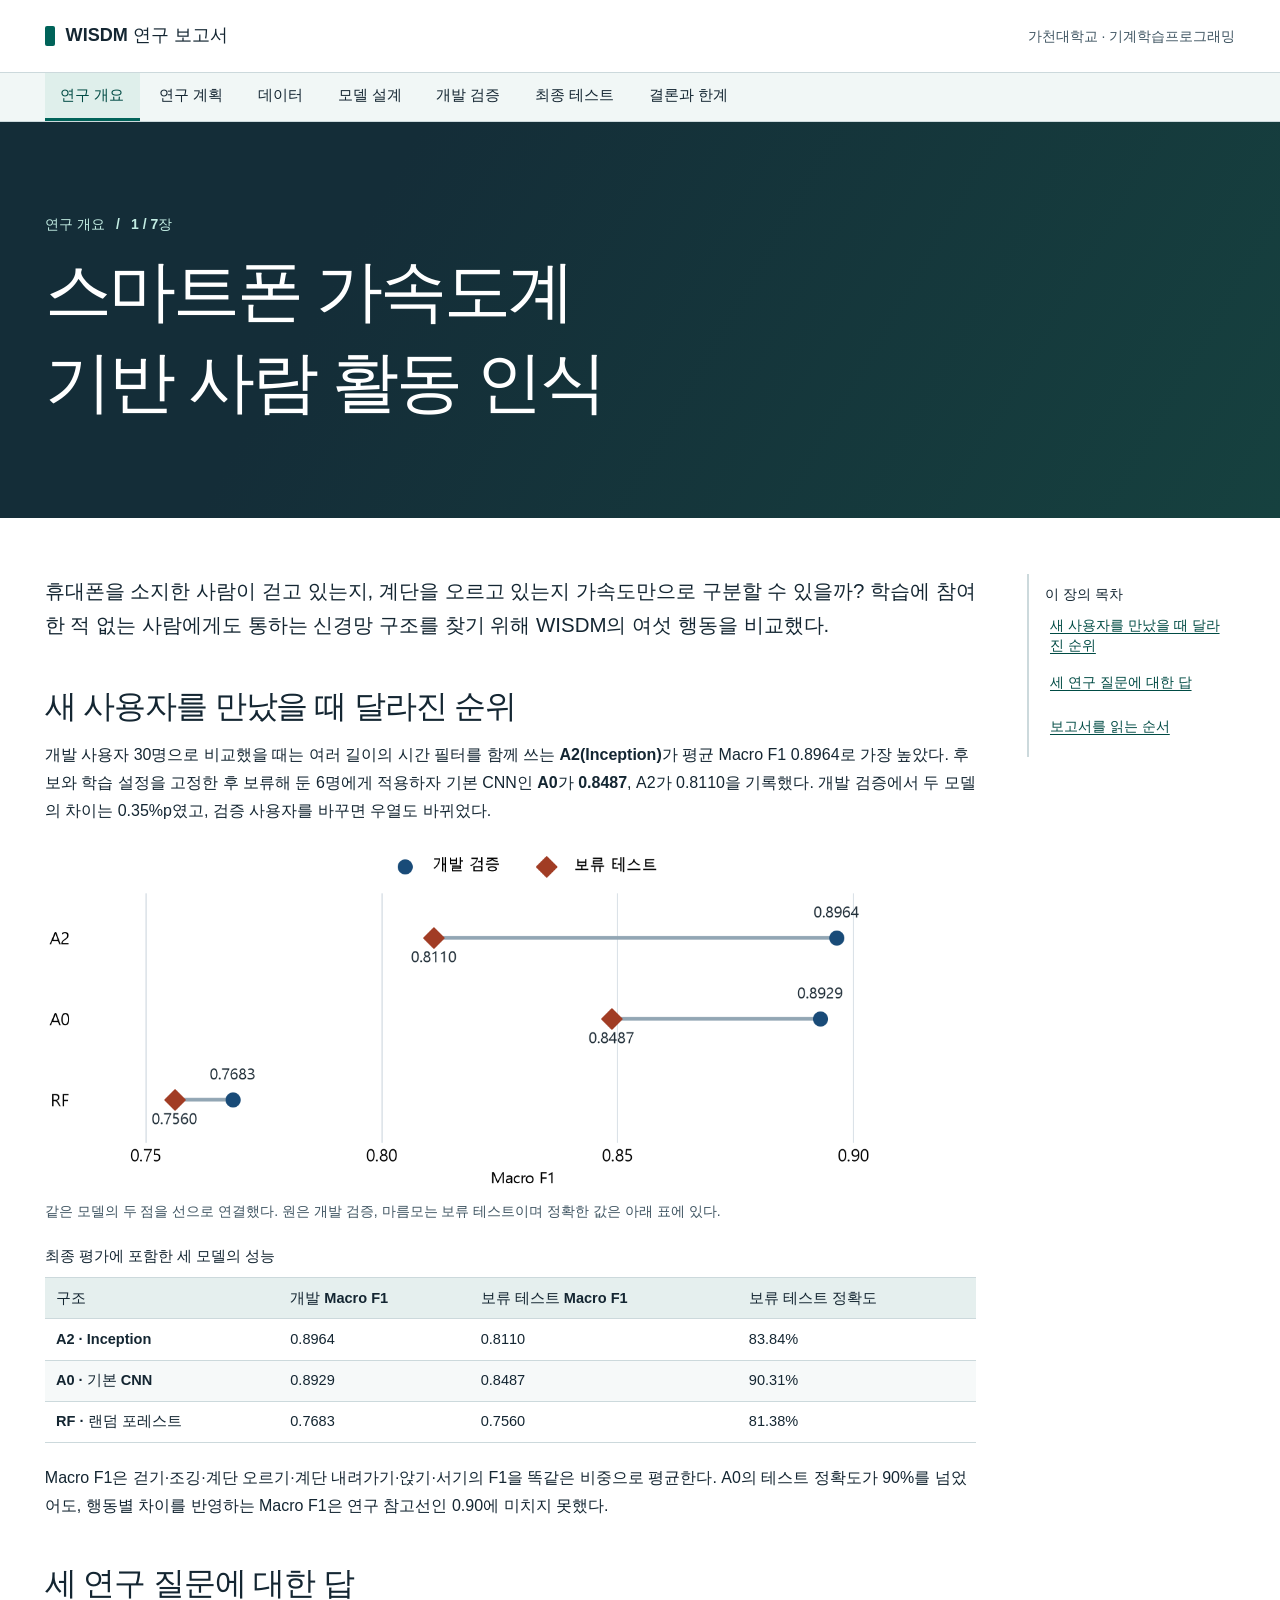
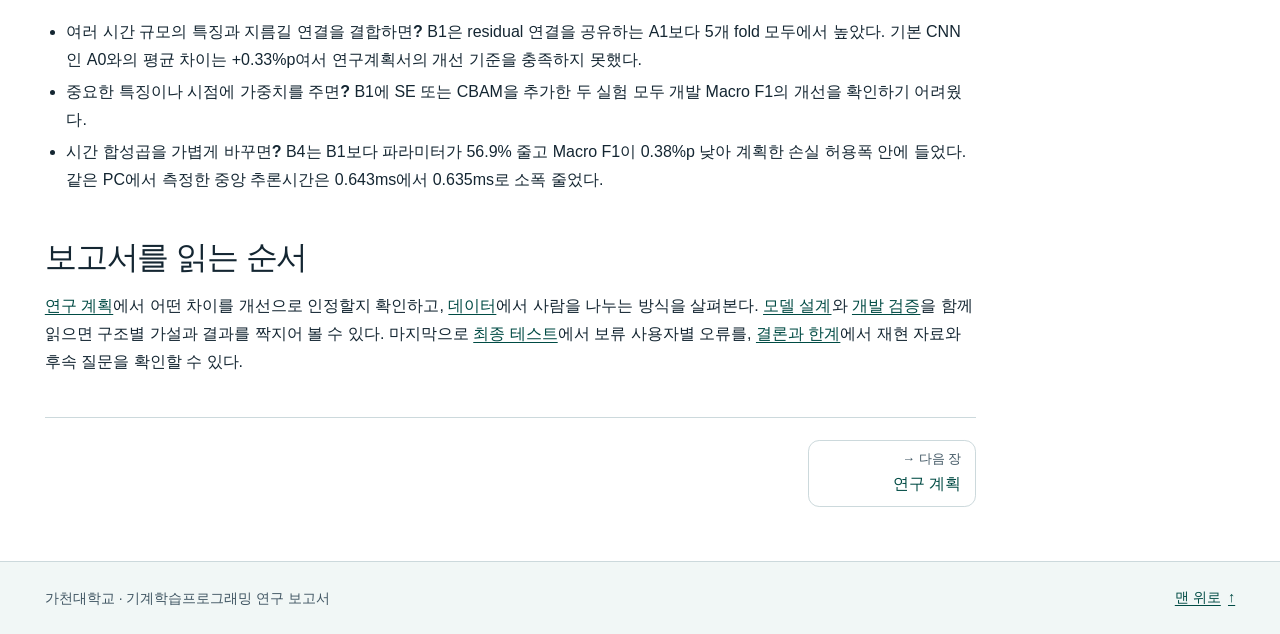
<file: 9week/html_report/index.html>
<!doctype html>
<html lang="ko">
<head>
  <meta charset="utf-8">
  <meta name="viewport" content="width=device-width, initial-scale=1">
  <meta name="description" content="가천대학교 기계학습프로그래밍 수업의 WISDM 1D CNN 사람 활동 인식 연구 보고서">
  <title>스마트폰 가속도계 기반 사람 활동 인식 | WISDM 연구 보고서</title>
  <link rel="stylesheet" href="style.css">
</head>
<body>
  <a class="skip-link" href="#report-content">본문 바로가기</a>
  <header class="masthead" id="top">
    <div class="masthead-inner frame">
      <a class="wordmark" href="index.html">WISDM 연구 보고서</a>
      <p class="course">가천대학교 · 기계학습프로그래밍</p>
    </div>
    <nav class="site-nav" aria-label="보고서 장">
      <ul class="frame"><li><a href="index.html" aria-current="page">연구 개요</a></li>
<li><a href="plan.html">연구 계획</a></li>
<li><a href="data.html">데이터</a></li>
<li><a href="models.html">모델 설계</a></li>
<li><a href="development.html">개발 검증</a></li>
<li><a href="test.html">최종 테스트</a></li>
<li><a href="review.html">결론과 한계</a></li></ul>
    </nav>
  </header>
  <main id="report-content" tabindex="-1">
    <div class="page-hero page-hero-home">
      <div class="frame">
        <p class="page-location">연구 개요 <span aria-hidden="true">/</span> <span>1 / 7장</span></p>
        <h1>스마트폰 가속도계 기반 사람 활동 인식</h1>
      </div>
    </div>
    <div class="reading-layout frame">
      <nav class="section-index" aria-label="이 장의 목차">
      <p class="section-index-title">이 장의 목차</p>
      <ul><li><a href="#findings">새 사용자를 만났을 때 달라진 순위</a></li>
<li><a href="#questions">세 연구 질문에 대한 답</a></li>
<li><a href="#reading">보고서를 읽는 순서</a></li></ul>
    </nav>
      <div class="report-body">
<p class="lede">휴대폰을 소지한 사람이 걷고 있는지, 계단을 오르고 있는지 가속도만으로 구분할 수 있을까? 학습에 참여한 적 없는 사람에게도 통하는 신경망 구조를 찾기 위해 WISDM의 여섯 행동을 비교했다.</p>

<h2 id="findings">새 사용자를 만났을 때 달라진 순위</h2>
<p>개발 사용자 30명으로 비교했을 때는 여러 길이의 시간 필터를 함께 쓰는 <strong>A2(Inception)</strong>가 평균 Macro F1 0.8964로 가장 높았다. 후보와 학습 설정을 고정한 후 보류해 둔 6명에게 적용하자 기본 CNN인 <strong>A0가 0.8487</strong>, A2가 0.8110을 기록했다. 개발 검증에서 두 모델의 차이는 0.35%p였고, 검증 사용자를 바꾸면 우열도 바뀌었다.</p>
<figure><img src="sources/reports/figures/html_development_holdout.png" alt="세 모델 모두 개발 검증보다 보류 테스트 점수가 낮았다. A2와 A0의 순위가 바뀌었고, RF는 두 평가 모두 세 번째였다."><figcaption>같은 모델의 두 점을 선으로 연결했다. 원은 개발 검증, 마름모는 보류 테스트이며 정확한 값은 아래 표에 있다.</figcaption></figure>
<div class="table-wrap" tabindex="0" role="region" aria-label="최종 평가에 포함한 세 모델의 성능"><table><caption>최종 평가에 포함한 세 모델의 성능</caption><thead><tr><th scope="col">구조</th><th scope="col">개발 Macro F1</th><th scope="col">보류 테스트 Macro F1</th><th scope="col">보류 테스트 정확도</th></tr></thead><tbody>
<tr><th scope="row">A2 · Inception</th><td>0.8964</td><td>0.8110</td><td>83.84%</td></tr>
<tr><th scope="row">A0 · 기본 CNN</th><td>0.8929</td><td>0.8487</td><td>90.31%</td></tr>
<tr><th scope="row">RF · 랜덤 포레스트</th><td>0.7683</td><td>0.7560</td><td>81.38%</td></tr>
</tbody></table></div>
<p>Macro F1은 걷기·조깅·계단 오르기·계단 내려가기·앉기·서기의 F1을 똑같은 비중으로 평균한다. A0의 테스트 정확도가 90%를 넘었어도, 행동별 차이를 반영하는 Macro F1은 연구 참고선인 0.90에 미치지 못했다.</p>

<h2 id="questions">세 연구 질문에 대한 답</h2>
<ul>
<li><strong>여러 시간 규모의 특징과 지름길 연결을 결합하면?</strong> B1은 residual 연결을 공유하는 A1보다 5개 fold 모두에서 높았다. 기본 CNN인 A0와의 평균 차이는 +0.33%p여서 연구계획서의 개선 기준을 충족하지 못했다.</li>
<li><strong>중요한 특징이나 시점에 가중치를 주면?</strong> B1에 SE 또는 CBAM을 추가한 두 실험 모두 개발 Macro F1의 개선을 확인하기 어려웠다.</li>
<li><strong>시간 합성곱을 가볍게 바꾸면?</strong> B4는 B1보다 파라미터가 56.9% 줄고 Macro F1이 0.38%p 낮아 계획한 손실 허용폭 안에 들었다. 같은 PC에서 측정한 중앙 추론시간은 0.643ms에서 0.635ms로 소폭 줄었다.</li>
</ul>
<h2 id="reading">보고서를 읽는 순서</h2>
<p><a href="plan.html">연구 계획</a>에서 어떤 차이를 개선으로 인정할지 확인하고, <a href="data.html">데이터</a>에서 사람을 나누는 방식을 살펴본다. <a href="models.html">모델 설계</a>와 <a href="development.html">개발 검증</a>을 함께 읽으면 구조별 가설과 결과를 짝지어 볼 수 있다. 마지막으로 <a href="test.html">최종 테스트</a>에서 보류 사용자별 오류를, <a href="review.html">결론과 한계</a>에서 재현 자료와 후속 질문을 확인할 수 있다.</p>
        <nav class="page-turns" aria-label="이전 및 다음 장"><a href="plan.html" class="page-turn" rel="next"><span class="page-turn-label"><span aria-hidden="true">→</span> 다음 장</span><strong>연구 계획</strong></a></nav>
      </div>
    </div>
  </main>
  <footer class="report-footer">
    <div class="frame footer-inner">
      <p>가천대학교 · 기계학습프로그래밍 연구 보고서</p>
      <a href="#top">맨 위로 <span aria-hidden="true">↑</span></a>
    </div>
  </footer>
</body>
</html>
</file>
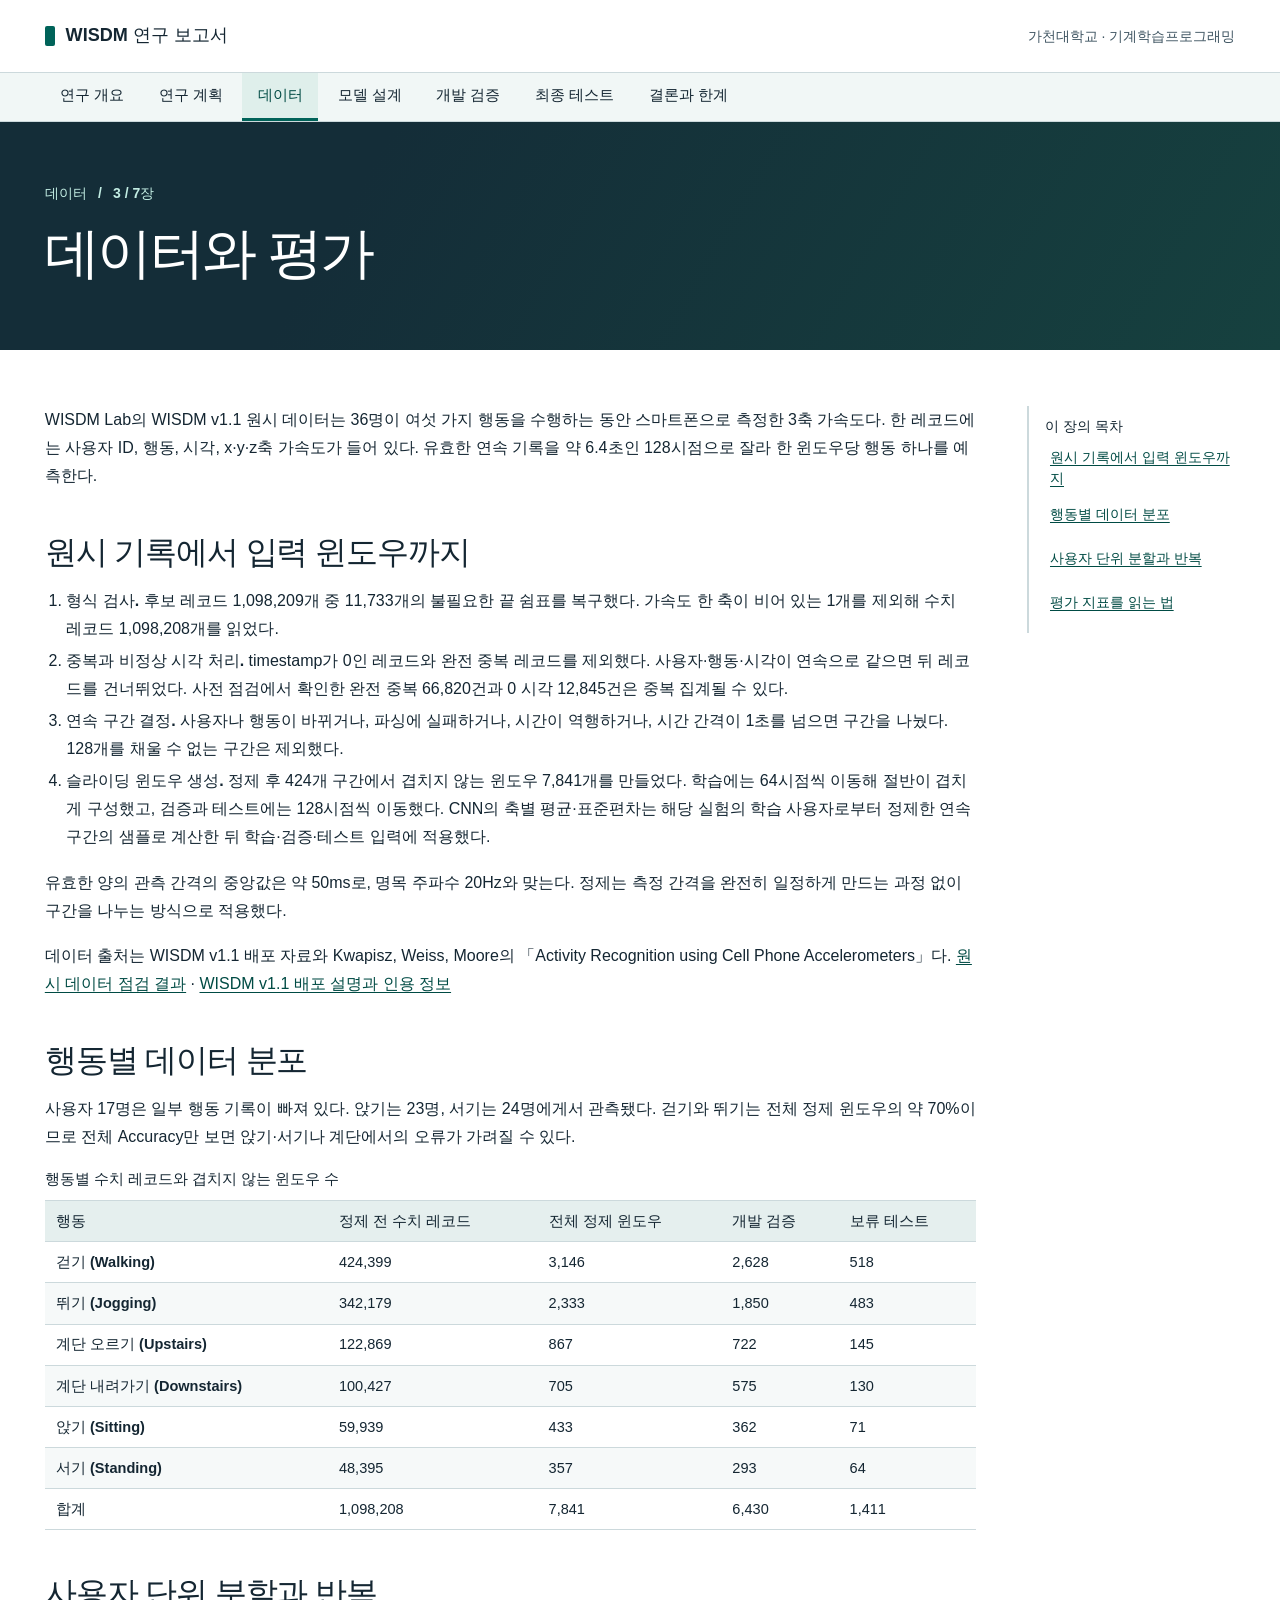
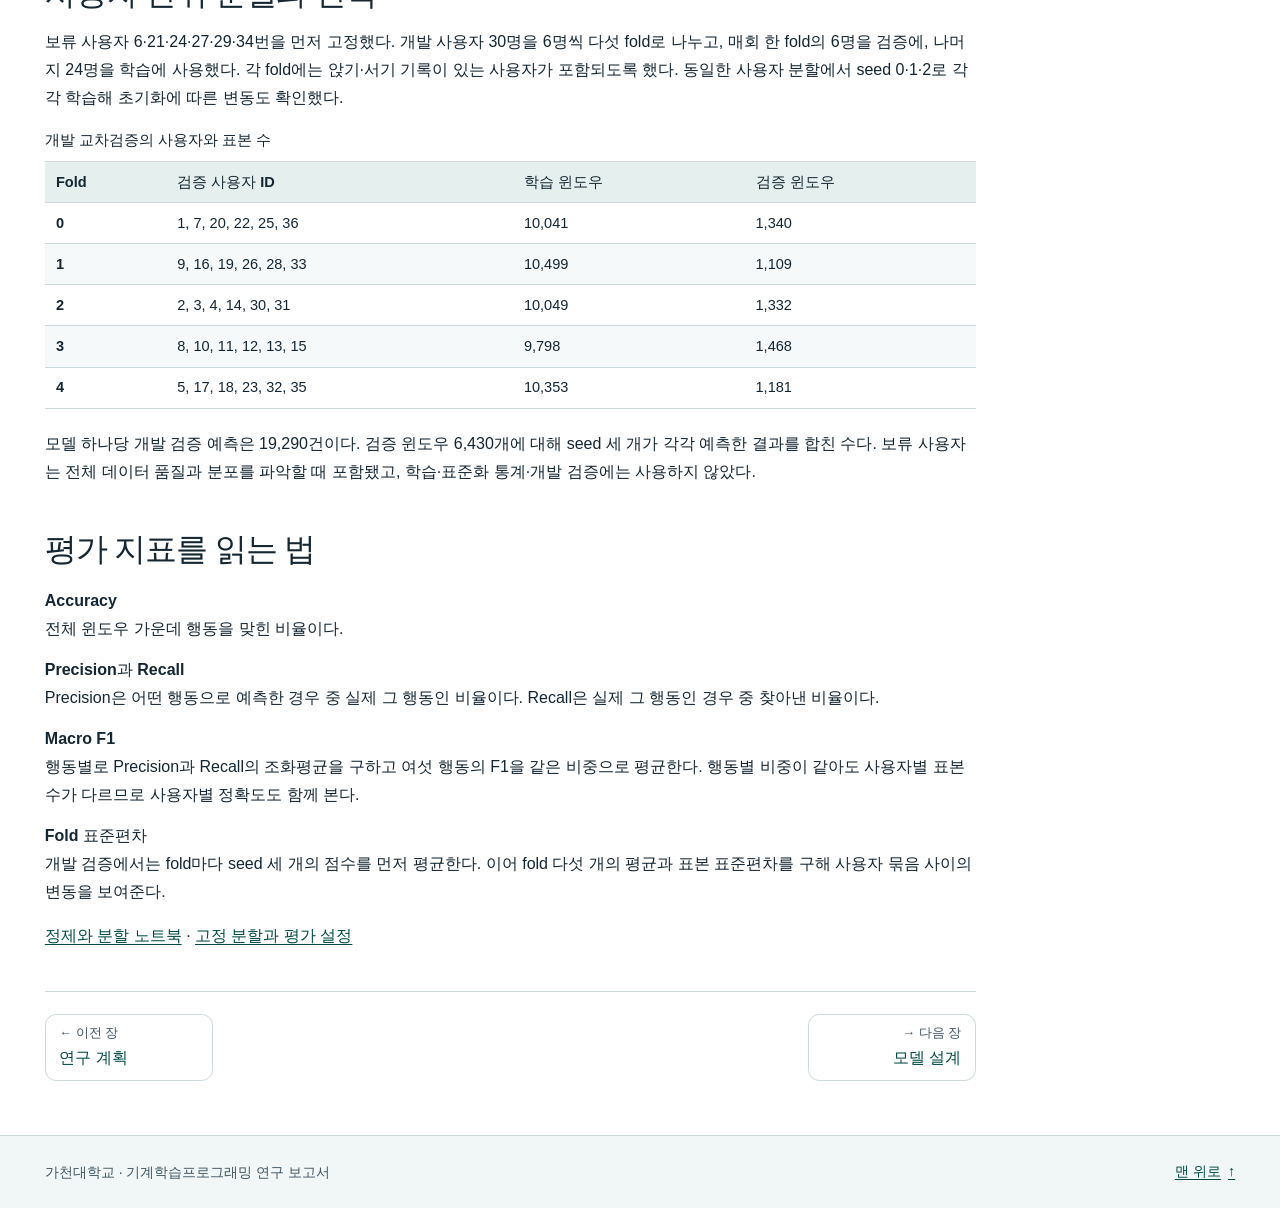
<file: 9week/html_report/data.html>
<!doctype html>
<html lang="ko">
<head>
  <meta charset="utf-8">
  <meta name="viewport" content="width=device-width, initial-scale=1">
  <meta name="description" content="가천대학교 기계학습프로그래밍 수업의 WISDM 1D CNN 사람 활동 인식 연구 보고서">
  <title>데이터와 평가 | WISDM 연구 보고서</title>
  <link rel="stylesheet" href="style.css">
</head>
<body>
  <a class="skip-link" href="#report-content">본문 바로가기</a>
  <header class="masthead" id="top">
    <div class="masthead-inner frame">
      <a class="wordmark" href="index.html">WISDM 연구 보고서</a>
      <p class="course">가천대학교 · 기계학습프로그래밍</p>
    </div>
    <nav class="site-nav" aria-label="보고서 장">
      <ul class="frame"><li><a href="index.html">연구 개요</a></li>
<li><a href="plan.html">연구 계획</a></li>
<li><a href="data.html" aria-current="page">데이터</a></li>
<li><a href="models.html">모델 설계</a></li>
<li><a href="development.html">개발 검증</a></li>
<li><a href="test.html">최종 테스트</a></li>
<li><a href="review.html">결론과 한계</a></li></ul>
    </nav>
  </header>
  <main id="report-content" tabindex="-1">
    <div class="page-hero">
      <div class="frame">
        <p class="page-location">데이터 <span aria-hidden="true">/</span> <span>3 / 7장</span></p>
        <h1>데이터와 평가</h1>
      </div>
    </div>
    <div class="reading-layout frame">
      <nav class="section-index" aria-label="이 장의 목차">
      <p class="section-index-title">이 장의 목차</p>
      <ul><li><a href="#cleaning">원시 기록에서 입력 윈도우까지</a></li>
<li><a href="#distribution">행동별 데이터 분포</a></li>
<li><a href="#split">사용자 단위 분할과 반복</a></li>
<li><a href="#metrics">평가 지표를 읽는 법</a></li></ul>
    </nav>
      <div class="report-body">
<p>WISDM Lab의 WISDM v1.1 원시 데이터는 36명이 여섯 가지 행동을 수행하는 동안 스마트폰으로 측정한 3축 가속도다. 한 레코드에는 사용자 ID, 행동, 시각, x·y·z축 가속도가 들어 있다. 유효한 연속 기록을 약 6.4초인 128시점으로 잘라 한 윈도우당 행동 하나를 예측한다.</p>

<section aria-labelledby="cleaning">
  <h2 id="cleaning">원시 기록에서 입력 윈도우까지</h2>
  <ol>
    <li><strong>형식 검사.</strong> 후보 레코드 1,098,209개 중 11,733개의 불필요한 끝 쉼표를 복구했다. 가속도 한 축이 비어 있는 1개를 제외해 수치 레코드 1,098,208개를 읽었다.</li>
    <li><strong>중복과 비정상 시각 처리.</strong> timestamp가 0인 레코드와 완전 중복 레코드를 제외했다. 사용자·행동·시각이 연속으로 같으면 뒤 레코드를 건너뛰었다. 사전 점검에서 확인한 완전 중복 66,820건과 0 시각 12,845건은 중복 집계될 수 있다.</li>
    <li><strong>연속 구간 결정.</strong> 사용자나 행동이 바뀌거나, 파싱에 실패하거나, 시간이 역행하거나, 시간 간격이 1초를 넘으면 구간을 나눴다. 128개를 채울 수 없는 구간은 제외했다.</li>
    <li><strong>슬라이딩 윈도우 생성.</strong> 정제 후 424개 구간에서 겹치지 않는 윈도우 7,841개를 만들었다. 학습에는 64시점씩 이동해 절반이 겹치게 구성했고, 검증과 테스트에는 128시점씩 이동했다. CNN의 축별 평균·표준편차는 해당 실험의 학습 사용자로부터 정제한 연속 구간의 샘플로 계산한 뒤 학습·검증·테스트 입력에 적용했다.</li>
  </ol>
  <p>유효한 양의 관측 간격의 중앙값은 약 50ms로, 명목 주파수 20Hz와 맞는다. 정제는 측정 간격을 완전히 일정하게 만드는 과정 없이 구간을 나누는 방식으로 적용했다.</p>
  <p>데이터 출처는 WISDM v1.1 배포 자료와 Kwapisz, Weiss, Moore의 「Activity Recognition using Cell Phone Accelerometers」다. <a href="sources/artifacts/data_audit.json">원시 데이터 점검 결과</a> · <a href="sources/artifacts/source_descriptions.json">WISDM v1.1 배포 설명과 인용 정보</a></p>
</section>

<section aria-labelledby="distribution">
  <h2 id="distribution">행동별 데이터 분포</h2>
  <p>사용자 17명은 일부 행동 기록이 빠져 있다. 앉기는 23명, 서기는 24명에게서 관측됐다. 걷기와 뛰기는 전체 정제 윈도우의 약 70%이므로 전체 Accuracy만 보면 앉기·서기나 계단에서의 오류가 가려질 수 있다.</p>
  <div class="table-wrap" tabindex="0" role="region" aria-label="행동별 수치 레코드와 겹치지 않는 윈도우 수">
    <table>
      <caption>행동별 수치 레코드와 겹치지 않는 윈도우 수</caption>
      <thead><tr><th scope="col">행동</th><th scope="col">정제 전 수치 레코드</th><th scope="col">전체 정제 윈도우</th><th scope="col">개발 검증</th><th scope="col">보류 테스트</th></tr></thead>
      <tbody>
        <tr><th scope="row">걷기 (Walking)</th><td>424,399</td><td>3,146</td><td>2,628</td><td>518</td></tr>
        <tr><th scope="row">뛰기 (Jogging)</th><td>342,179</td><td>2,333</td><td>1,850</td><td>483</td></tr>
        <tr><th scope="row">계단 오르기 (Upstairs)</th><td>122,869</td><td>867</td><td>722</td><td>145</td></tr>
        <tr><th scope="row">계단 내려가기 (Downstairs)</th><td>100,427</td><td>705</td><td>575</td><td>130</td></tr>
        <tr><th scope="row">앉기 (Sitting)</th><td>59,939</td><td>433</td><td>362</td><td>71</td></tr>
        <tr><th scope="row">서기 (Standing)</th><td>48,395</td><td>357</td><td>293</td><td>64</td></tr>
      </tbody>
      <tfoot><tr><th scope="row">합계</th><td>1,098,208</td><td>7,841</td><td>6,430</td><td>1,411</td></tr></tfoot>
    </table>
  </div>
</section>

<section aria-labelledby="split">
  <h2 id="split">사용자 단위 분할과 반복</h2>
  <p>보류 사용자 6·21·24·27·29·34번을 먼저 고정했다. 개발 사용자 30명을 6명씩 다섯 fold로 나누고, 매회 한 fold의 6명을 검증에, 나머지 24명을 학습에 사용했다. 각 fold에는 앉기·서기 기록이 있는 사용자가 포함되도록 했다. 동일한 사용자 분할에서 seed 0·1·2로 각각 학습해 초기화에 따른 변동도 확인했다.</p>
  <div class="table-wrap" tabindex="0" role="region" aria-label="개발 교차검증의 사용자와 표본 수">
    <table>
      <caption>개발 교차검증의 사용자와 표본 수</caption>
      <thead><tr><th scope="col">Fold</th><th scope="col">검증 사용자 ID</th><th scope="col">학습 윈도우</th><th scope="col">검증 윈도우</th></tr></thead>
      <tbody>
        <tr><th scope="row">0</th><td>1, 7, 20, 22, 25, 36</td><td>10,041</td><td>1,340</td></tr>
        <tr><th scope="row">1</th><td>9, 16, 19, 26, 28, 33</td><td>10,499</td><td>1,109</td></tr>
        <tr><th scope="row">2</th><td>2, 3, 4, 14, 30, 31</td><td>10,049</td><td>1,332</td></tr>
        <tr><th scope="row">3</th><td>8, 10, 11, 12, 13, 15</td><td>9,798</td><td>1,468</td></tr>
        <tr><th scope="row">4</th><td>5, 17, 18, 23, 32, 35</td><td>10,353</td><td>1,181</td></tr>
      </tbody>
    </table>
  </div>
  <p>모델 하나당 개발 검증 예측은 19,290건이다. 검증 윈도우 6,430개에 대해 seed 세 개가 각각 예측한 결과를 합친 수다. 보류 사용자는 전체 데이터 품질과 분포를 파악할 때 포함됐고, 학습·표준화 통계·개발 검증에는 사용하지 않았다.</p>
</section>

<section aria-labelledby="metrics">
  <h2 id="metrics">평가 지표를 읽는 법</h2>
  <dl>
    <dt>Accuracy</dt><dd>전체 윈도우 가운데 행동을 맞힌 비율이다.</dd>
    <dt>Precision과 Recall</dt><dd>Precision은 어떤 행동으로 예측한 경우 중 실제 그 행동인 비율이다. Recall은 실제 그 행동인 경우 중 찾아낸 비율이다.</dd>
    <dt>Macro F1</dt><dd>행동별로 Precision과 Recall의 조화평균을 구하고 여섯 행동의 F1을 같은 비중으로 평균한다. 행동별 비중이 같아도 사용자별 표본 수가 다르므로 사용자별 정확도도 함께 본다.</dd>
    <dt>Fold 표준편차</dt><dd>개발 검증에서는 fold마다 seed 세 개의 점수를 먼저 평균한다. 이어 fold 다섯 개의 평균과 표본 표준편차를 구해 사용자 묶음 사이의 변동을 보여준다.</dd>
  </dl>
  <p><a href="sources/02_%EC%A0%95%EC%A0%9C_%EB%B6%84%ED%95%A0_A0_%ED%9D%90%EB%A6%84%ED%99%95%EC%9D%B8.ipynb">정제와 분할 노트북</a> · <a href="sources/final/selection.json">고정 분할과 평가 설정</a></p>
</section>
        <nav class="page-turns" aria-label="이전 및 다음 장"><a href="plan.html" class="page-turn" rel="prev"><span class="page-turn-label"><span aria-hidden="true">←</span> 이전 장</span><strong>연구 계획</strong></a><a href="models.html" class="page-turn" rel="next"><span class="page-turn-label"><span aria-hidden="true">→</span> 다음 장</span><strong>모델 설계</strong></a></nav>
      </div>
    </div>
  </main>
  <footer class="report-footer">
    <div class="frame footer-inner">
      <p>가천대학교 · 기계학습프로그래밍 연구 보고서</p>
      <a href="#top">맨 위로 <span aria-hidden="true">↑</span></a>
    </div>
  </footer>
</body>
</html>
</file>
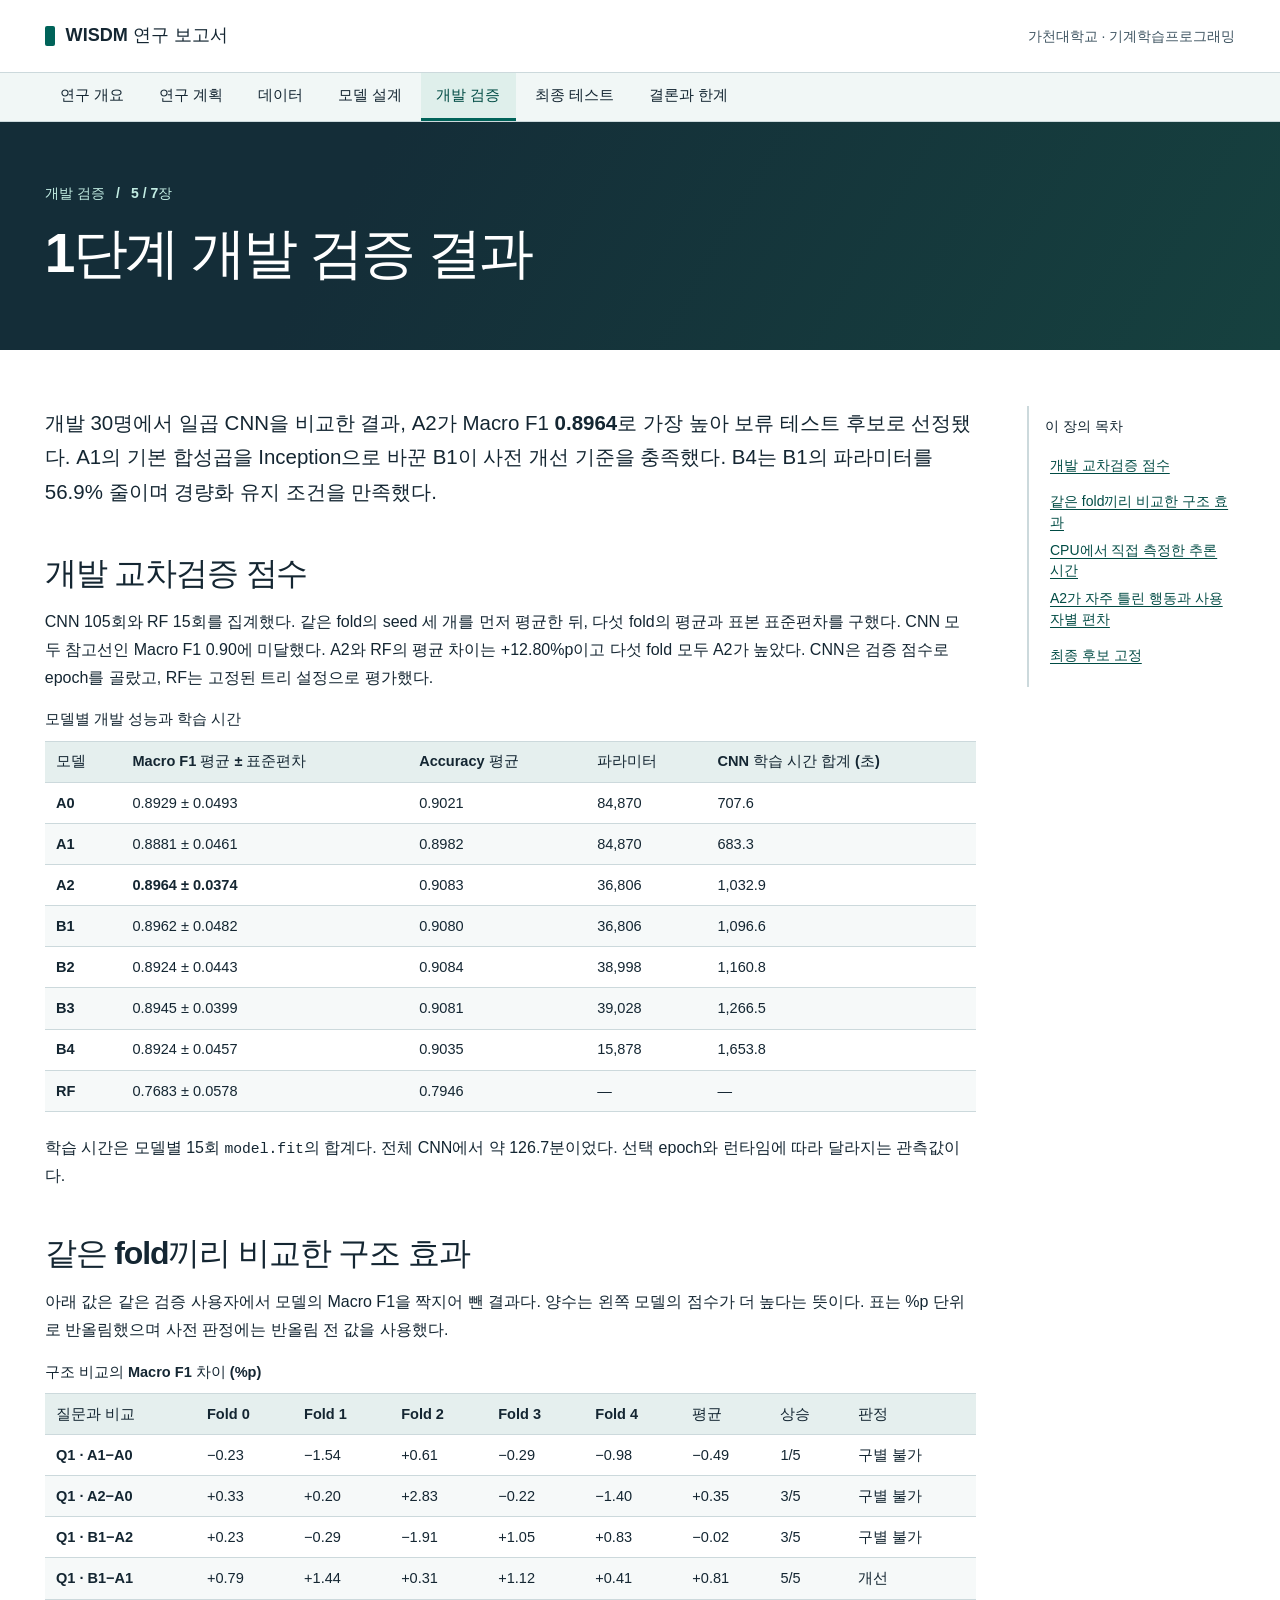
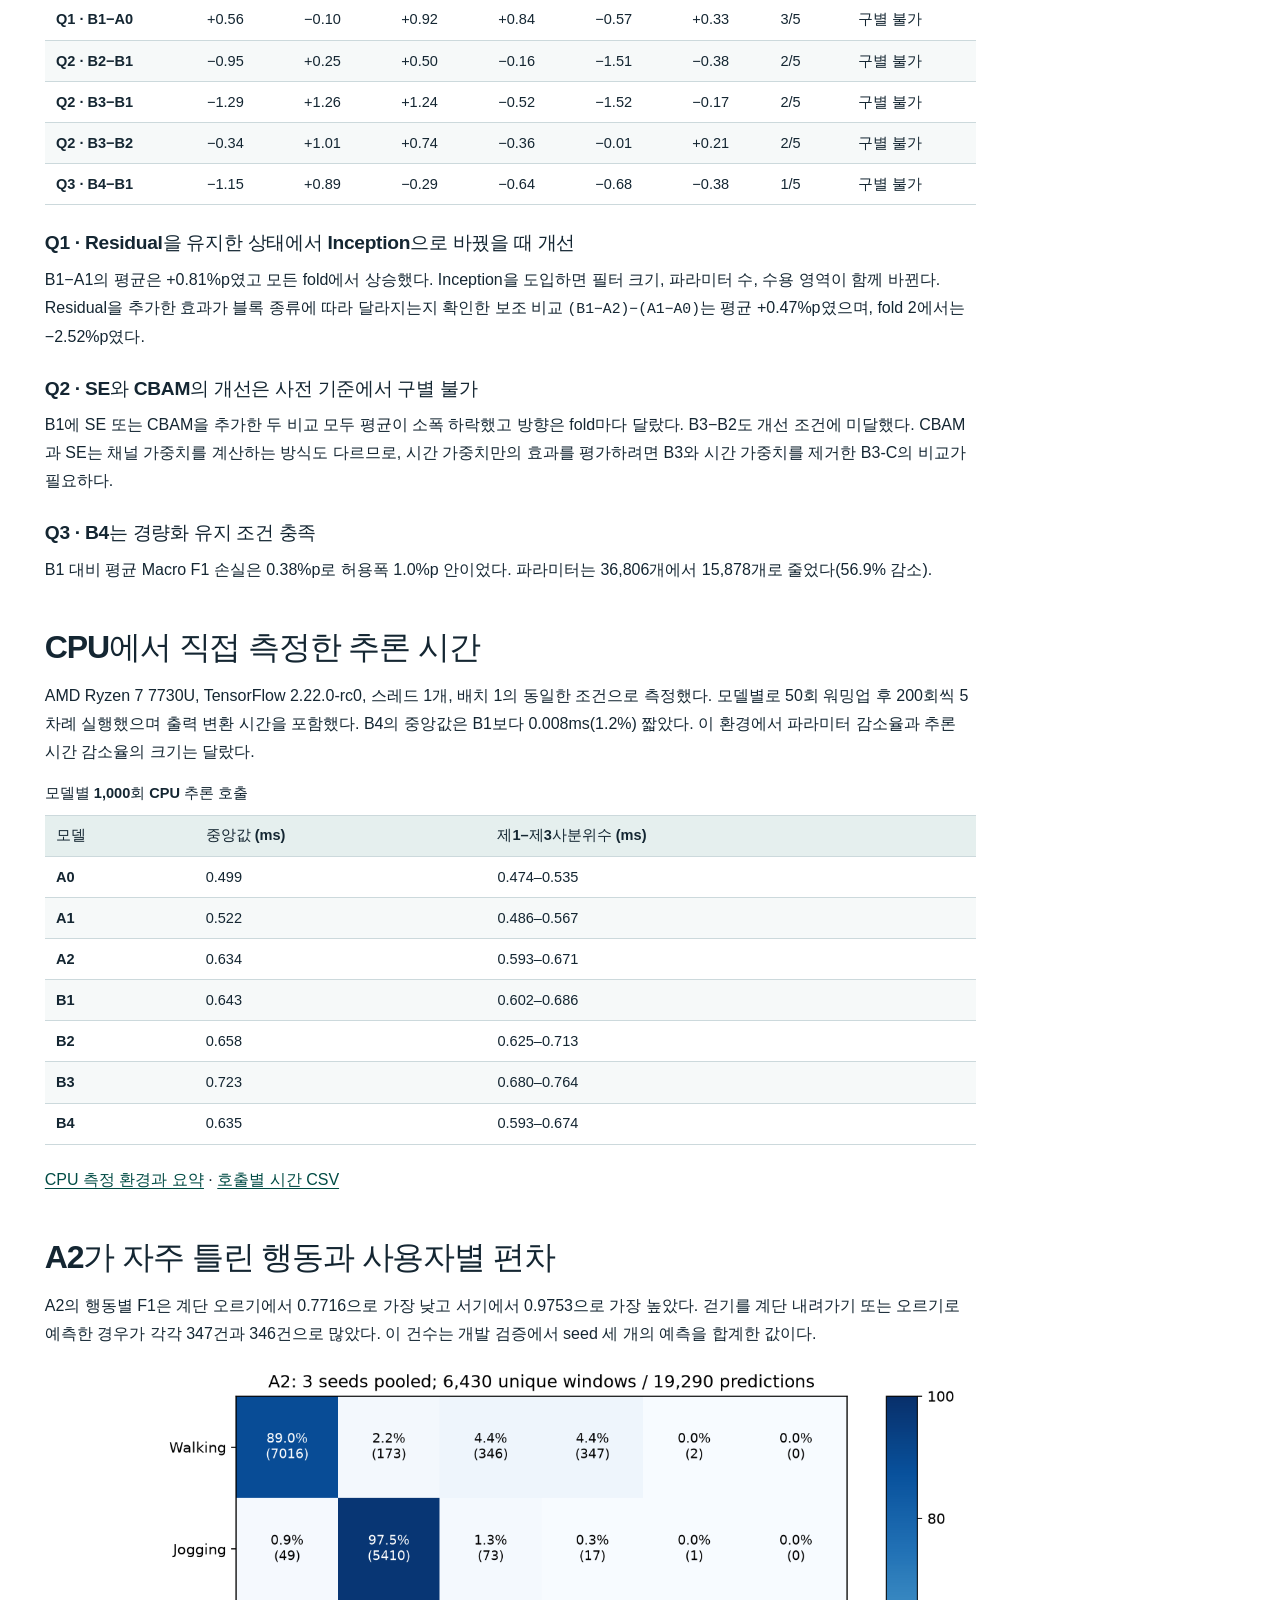
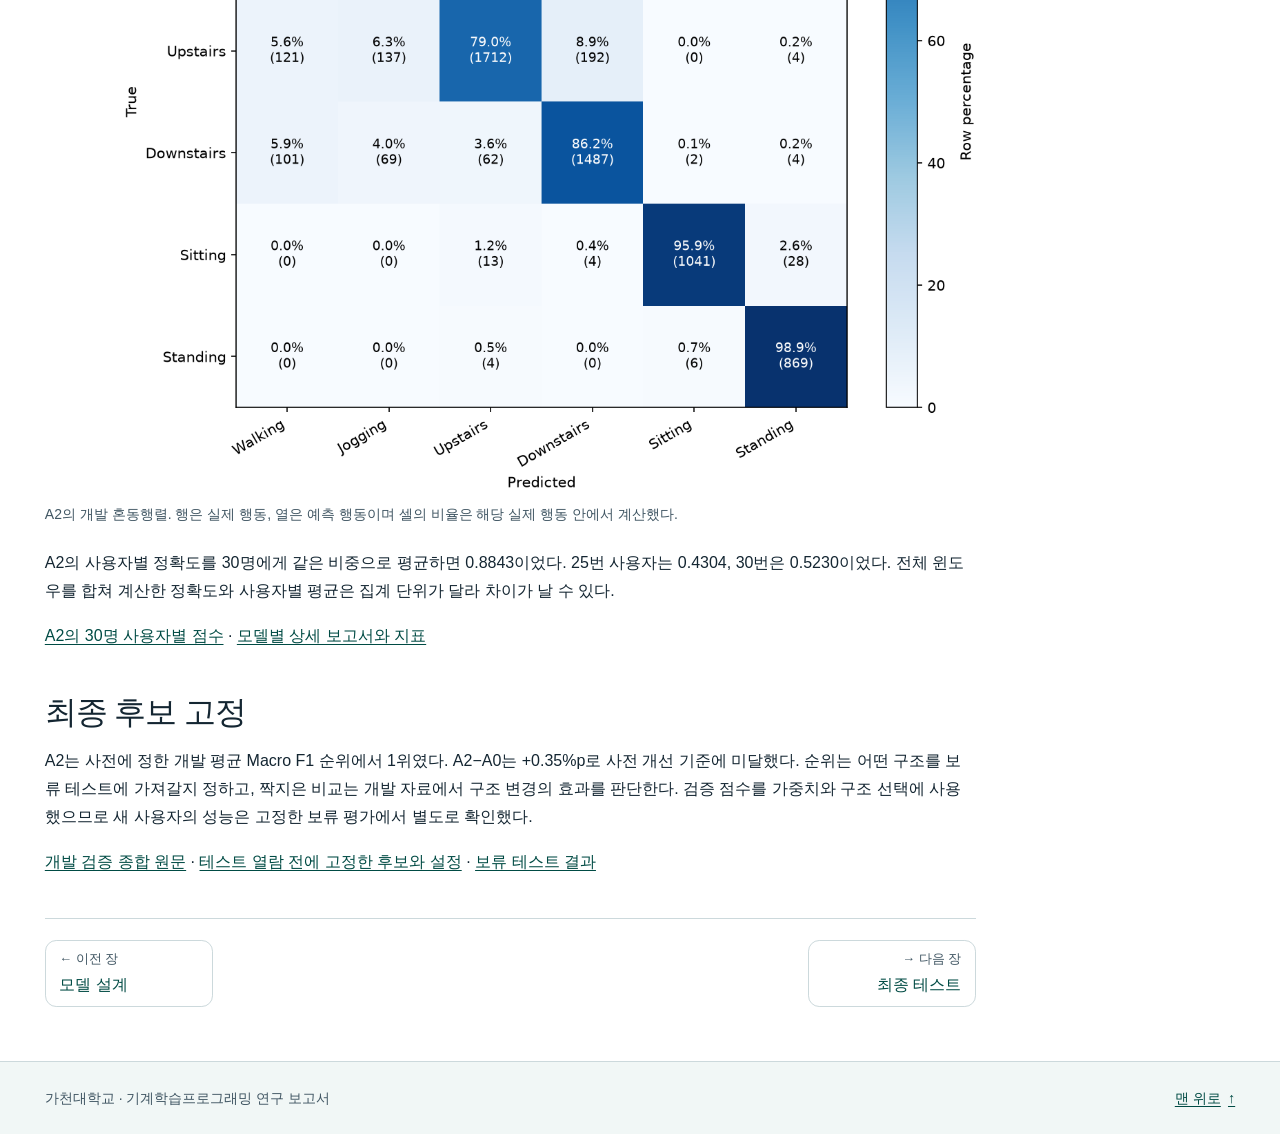
<file: 9week/html_report/development.html>
<!doctype html>
<html lang="ko">
<head>
  <meta charset="utf-8">
  <meta name="viewport" content="width=device-width, initial-scale=1">
  <meta name="description" content="가천대학교 기계학습프로그래밍 수업의 WISDM 1D CNN 사람 활동 인식 연구 보고서">
  <title>1단계 개발 검증 결과 | WISDM 연구 보고서</title>
  <link rel="stylesheet" href="style.css">
</head>
<body>
  <a class="skip-link" href="#report-content">본문 바로가기</a>
  <header class="masthead" id="top">
    <div class="masthead-inner frame">
      <a class="wordmark" href="index.html">WISDM 연구 보고서</a>
      <p class="course">가천대학교 · 기계학습프로그래밍</p>
    </div>
    <nav class="site-nav" aria-label="보고서 장">
      <ul class="frame"><li><a href="index.html">연구 개요</a></li>
<li><a href="plan.html">연구 계획</a></li>
<li><a href="data.html">데이터</a></li>
<li><a href="models.html">모델 설계</a></li>
<li><a href="development.html" aria-current="page">개발 검증</a></li>
<li><a href="test.html">최종 테스트</a></li>
<li><a href="review.html">결론과 한계</a></li></ul>
    </nav>
  </header>
  <main id="report-content" tabindex="-1">
    <div class="page-hero">
      <div class="frame">
        <p class="page-location">개발 검증 <span aria-hidden="true">/</span> <span>5 / 7장</span></p>
        <h1>1단계 개발 검증 결과</h1>
      </div>
    </div>
    <div class="reading-layout frame">
      <nav class="section-index" aria-label="이 장의 목차">
      <p class="section-index-title">이 장의 목차</p>
      <ul><li><a href="#dev-scores">개발 교차검증 점수</a></li>
<li><a href="#paired">같은 fold끼리 비교한 구조 효과</a></li>
<li><a href="#efficiency">CPU에서 직접 측정한 추론 시간</a></li>
<li><a href="#errors">A2가 자주 틀린 행동과 사용자별 편차</a></li>
<li><a href="#frozen-selection">최종 후보 고정</a></li></ul>
    </nav>
      <div class="report-body">
<p class="lede">개발 30명에서 일곱 CNN을 비교한 결과, A2가 Macro F1 <strong>0.8964</strong>로 가장 높아 보류 테스트 후보로 선정됐다. A1의 기본 합성곱을 Inception으로 바꾼 B1이 사전 개선 기준을 충족했다. B4는 B1의 파라미터를 56.9% 줄이며 경량화 유지 조건을 만족했다.</p>

<section aria-labelledby="dev-scores">
  <h2 id="dev-scores">개발 교차검증 점수</h2>
  <p>CNN 105회와 RF 15회를 집계했다. 같은 fold의 seed 세 개를 먼저 평균한 뒤, 다섯 fold의 평균과 표본 표준편차를 구했다. CNN 모두 참고선인 Macro F1 0.90에 미달했다. A2와 RF의 평균 차이는 +12.80%p이고 다섯 fold 모두 A2가 높았다. CNN은 검증 점수로 epoch를 골랐고, RF는 고정된 트리 설정으로 평가했다.</p>
  <div class="table-wrap" tabindex="0" role="region" aria-label="모델별 개발 성능과 학습 시간">
    <table>
      <caption>모델별 개발 성능과 학습 시간</caption>
      <thead><tr><th scope="col">모델</th><th scope="col">Macro F1 평균 ± 표준편차</th><th scope="col">Accuracy 평균</th><th scope="col">파라미터</th><th scope="col">CNN 학습 시간 합계 (초)</th></tr></thead>
      <tbody>
        <tr><th scope="row">A0</th><td>0.8929 ± 0.0493</td><td>0.9021</td><td>84,870</td><td>707.6</td></tr>
        <tr><th scope="row">A1</th><td>0.8881 ± 0.0461</td><td>0.8982</td><td>84,870</td><td>683.3</td></tr>
        <tr><th scope="row">A2</th><td><strong>0.8964 ± 0.0374</strong></td><td>0.9083</td><td>36,806</td><td>1,032.9</td></tr>
        <tr><th scope="row">B1</th><td>0.8962 ± 0.0482</td><td>0.9080</td><td>36,806</td><td>1,096.6</td></tr>
        <tr><th scope="row">B2</th><td>0.8924 ± 0.0443</td><td>0.9084</td><td>38,998</td><td>1,160.8</td></tr>
        <tr><th scope="row">B3</th><td>0.8945 ± 0.0399</td><td>0.9081</td><td>39,028</td><td>1,266.5</td></tr>
        <tr><th scope="row">B4</th><td>0.8924 ± 0.0457</td><td>0.9035</td><td>15,878</td><td>1,653.8</td></tr>
        <tr><th scope="row">RF</th><td>0.7683 ± 0.0578</td><td>0.7946</td><td>—</td><td>—</td></tr>
      </tbody>
    </table>
  </div>
  <p>학습 시간은 모델별 15회 <code>model.fit</code>의 합계다. 전체 CNN에서 약 126.7분이었다. 선택 epoch와 런타임에 따라 달라지는 관측값이다.</p>
</section>

<section aria-labelledby="paired">
  <h2 id="paired">같은 fold끼리 비교한 구조 효과</h2>
  <p>아래 값은 같은 검증 사용자에서 모델의 Macro F1을 짝지어 뺀 결과다. 양수는 왼쪽 모델의 점수가 더 높다는 뜻이다. 표는 %p 단위로 반올림했으며 사전 판정에는 반올림 전 값을 사용했다.</p>
  <div class="table-wrap" tabindex="0" role="region" aria-label="구조 비교의 Macro F1 차이 (%p)">
    <table>
      <caption>구조 비교의 Macro F1 차이 (%p)</caption>
      <thead><tr><th scope="col">질문과 비교</th><th scope="col">Fold 0</th><th scope="col">Fold 1</th><th scope="col">Fold 2</th><th scope="col">Fold 3</th><th scope="col">Fold 4</th><th scope="col">평균</th><th scope="col">상승</th><th scope="col">판정</th></tr></thead>
      <tbody>
        <tr><th scope="row">Q1 · A1−A0</th><td>−0.23</td><td>−1.54</td><td>+0.61</td><td>−0.29</td><td>−0.98</td><td>−0.49</td><td>1/5</td><td>구별 불가</td></tr>
        <tr><th scope="row">Q1 · A2−A0</th><td>+0.33</td><td>+0.20</td><td>+2.83</td><td>−0.22</td><td>−1.40</td><td>+0.35</td><td>3/5</td><td>구별 불가</td></tr>
        <tr><th scope="row">Q1 · B1−A2</th><td>+0.23</td><td>−0.29</td><td>−1.91</td><td>+1.05</td><td>+0.83</td><td>−0.02</td><td>3/5</td><td>구별 불가</td></tr>
        <tr><th scope="row">Q1 · B1−A1</th><td>+0.79</td><td>+1.44</td><td>+0.31</td><td>+1.12</td><td>+0.41</td><td>+0.81</td><td>5/5</td><td><strong>개선</strong></td></tr>
        <tr><th scope="row">Q1 · B1−A0</th><td>+0.56</td><td>−0.10</td><td>+0.92</td><td>+0.84</td><td>−0.57</td><td>+0.33</td><td>3/5</td><td>구별 불가</td></tr>
        <tr><th scope="row">Q2 · B2−B1</th><td>−0.95</td><td>+0.25</td><td>+0.50</td><td>−0.16</td><td>−1.51</td><td>−0.38</td><td>2/5</td><td>구별 불가</td></tr>
        <tr><th scope="row">Q2 · B3−B1</th><td>−1.29</td><td>+1.26</td><td>+1.24</td><td>−0.52</td><td>−1.52</td><td>−0.17</td><td>2/5</td><td>구별 불가</td></tr>
        <tr><th scope="row">Q2 · B3−B2</th><td>−0.34</td><td>+1.01</td><td>+0.74</td><td>−0.36</td><td>−0.01</td><td>+0.21</td><td>2/5</td><td>구별 불가</td></tr>
        <tr><th scope="row">Q3 · B4−B1</th><td>−1.15</td><td>+0.89</td><td>−0.29</td><td>−0.64</td><td>−0.68</td><td>−0.38</td><td>1/5</td><td>구별 불가</td></tr>
      </tbody>
    </table>
  </div>
  <h3>Q1 · Residual을 유지한 상태에서 Inception으로 바꿨을 때 개선</h3>
  <p>B1−A1의 평균은 +0.81%p였고 모든 fold에서 상승했다. Inception을 도입하면 필터 크기, 파라미터 수, 수용 영역이 함께 바뀐다. Residual을 추가한 효과가 블록 종류에 따라 달라지는지 확인한 보조 비교 <code>(B1−A2)−(A1−A0)</code>는 평균 +0.47%p였으며, fold 2에서는 −2.52%p였다.</p>
  <h3>Q2 · SE와 CBAM의 개선은 사전 기준에서 구별 불가</h3>
  <p>B1에 SE 또는 CBAM을 추가한 두 비교 모두 평균이 소폭 하락했고 방향은 fold마다 달랐다. B3−B2도 개선 조건에 미달했다. CBAM과 SE는 채널 가중치를 계산하는 방식도 다르므로, 시간 가중치만의 효과를 평가하려면 B3와 시간 가중치를 제거한 B3-C의 비교가 필요하다.</p>
  <h3>Q3 · B4는 경량화 유지 조건 충족</h3>
  <p>B1 대비 평균 Macro F1 손실은 0.38%p로 허용폭 1.0%p 안이었다. 파라미터는 36,806개에서 15,878개로 줄었다(56.9% 감소).</p>
</section>

<section aria-labelledby="efficiency">
  <h2 id="efficiency">CPU에서 직접 측정한 추론 시간</h2>
  <p>AMD Ryzen 7 7730U, TensorFlow 2.22.0-rc0, 스레드 1개, 배치 1의 동일한 조건으로 측정했다. 모델별로 50회 워밍업 후 200회씩 5차례 실행했으며 출력 변환 시간을 포함했다. B4의 중앙값은 B1보다 0.008ms(1.2%) 짧았다. 이 환경에서 파라미터 감소율과 추론 시간 감소율의 크기는 달랐다.</p>
  <div class="table-wrap" tabindex="0" role="region" aria-label="모델별 1,000회 CPU 추론 호출">
    <table>
      <caption>모델별 1,000회 CPU 추론 호출</caption>
      <thead><tr><th scope="col">모델</th><th scope="col">중앙값 (ms)</th><th scope="col">제1–제3사분위수 (ms)</th></tr></thead>
      <tbody>
        <tr><th scope="row">A0</th><td>0.499</td><td>0.474–0.535</td></tr>
        <tr><th scope="row">A1</th><td>0.522</td><td>0.486–0.567</td></tr>
        <tr><th scope="row">A2</th><td>0.634</td><td>0.593–0.671</td></tr>
        <tr><th scope="row">B1</th><td>0.643</td><td>0.602–0.686</td></tr>
        <tr><th scope="row">B2</th><td>0.658</td><td>0.625–0.713</td></tr>
        <tr><th scope="row">B3</th><td>0.723</td><td>0.680–0.764</td></tr>
        <tr><th scope="row">B4</th><td>0.635</td><td>0.593–0.674</td></tr>
      </tbody>
    </table>
  </div>
  <p><a href="sources/final/cpu_latency.json">CPU 측정 환경과 요약</a> · <a href="sources/final/cpu_latency_calls.csv">호출별 시간 CSV</a></p>
</section>

<section aria-labelledby="errors">
  <h2 id="errors">A2가 자주 틀린 행동과 사용자별 편차</h2>
  <p>A2의 행동별 F1은 계단 오르기에서 0.7716으로 가장 낮고 서기에서 0.9753으로 가장 높았다. 걷기를 계단 내려가기 또는 오르기로 예측한 경우가 각각 347건과 346건으로 많았다. 이 건수는 개발 검증에서 seed 세 개의 예측을 합계한 값이다.</p>
  <figure>
    <img src="sources/reports/figures/A2_confusion.png" alt="A2 개발 검증의 혼동행렬. 걷기와 계단 행동 사이에 오분류가 집중된다." loading="lazy">
    <figcaption>A2의 개발 혼동행렬. 행은 실제 행동, 열은 예측 행동이며 셀의 비율은 해당 실제 행동 안에서 계산했다.</figcaption>
  </figure>
  <p>A2의 사용자별 정확도를 30명에게 같은 비중으로 평균하면 0.8843이었다. 25번 사용자는 0.4304, 30번은 0.5230이었다. 전체 윈도우를 합쳐 계산한 정확도와 사용자별 평균은 집계 단위가 달라 차이가 날 수 있다.</p>
  <p><a href="sources/reports/A2_users_summary.csv">A2의 30명 사용자별 점수</a> · <a href="sources/reports/README.md">모델별 상세 보고서와 지표</a></p>
</section>

<section aria-labelledby="frozen-selection">
  <h2 id="frozen-selection">최종 후보 고정</h2>
  <p>A2는 사전에 정한 개발 평균 Macro F1 순위에서 1위였다. A2−A0는 +0.35%p로 사전 개선 기준에 미달했다. 순위는 어떤 구조를 보류 테스트에 가져갈지 정하고, 짝지은 비교는 개발 자료에서 구조 변경의 효과를 판단한다. 검증 점수를 가중치와 구조 선택에 사용했으므로 새 사용자의 성능은 고정한 보류 평가에서 별도로 확인했다.</p>
  <p><a href="sources/reports/10_1%EB%8B%A8%EA%B3%84_%EA%B0%9C%EB%B0%9C_%EA%B2%80%EC%A6%9D_%EC%A2%85%ED%95%A9.md">개발 검증 종합 원문</a> · <a href="sources/final/selection.json">테스트 열람 전에 고정한 후보와 설정</a> · <a href="test.html">보류 테스트 결과</a></p>
</section>
        <nav class="page-turns" aria-label="이전 및 다음 장"><a href="models.html" class="page-turn" rel="prev"><span class="page-turn-label"><span aria-hidden="true">←</span> 이전 장</span><strong>모델 설계</strong></a><a href="test.html" class="page-turn" rel="next"><span class="page-turn-label"><span aria-hidden="true">→</span> 다음 장</span><strong>최종 테스트</strong></a></nav>
      </div>
    </div>
  </main>
  <footer class="report-footer">
    <div class="frame footer-inner">
      <p>가천대학교 · 기계학습프로그래밍 연구 보고서</p>
      <a href="#top">맨 위로 <span aria-hidden="true">↑</span></a>
    </div>
  </footer>
</body>
</html>
</file>
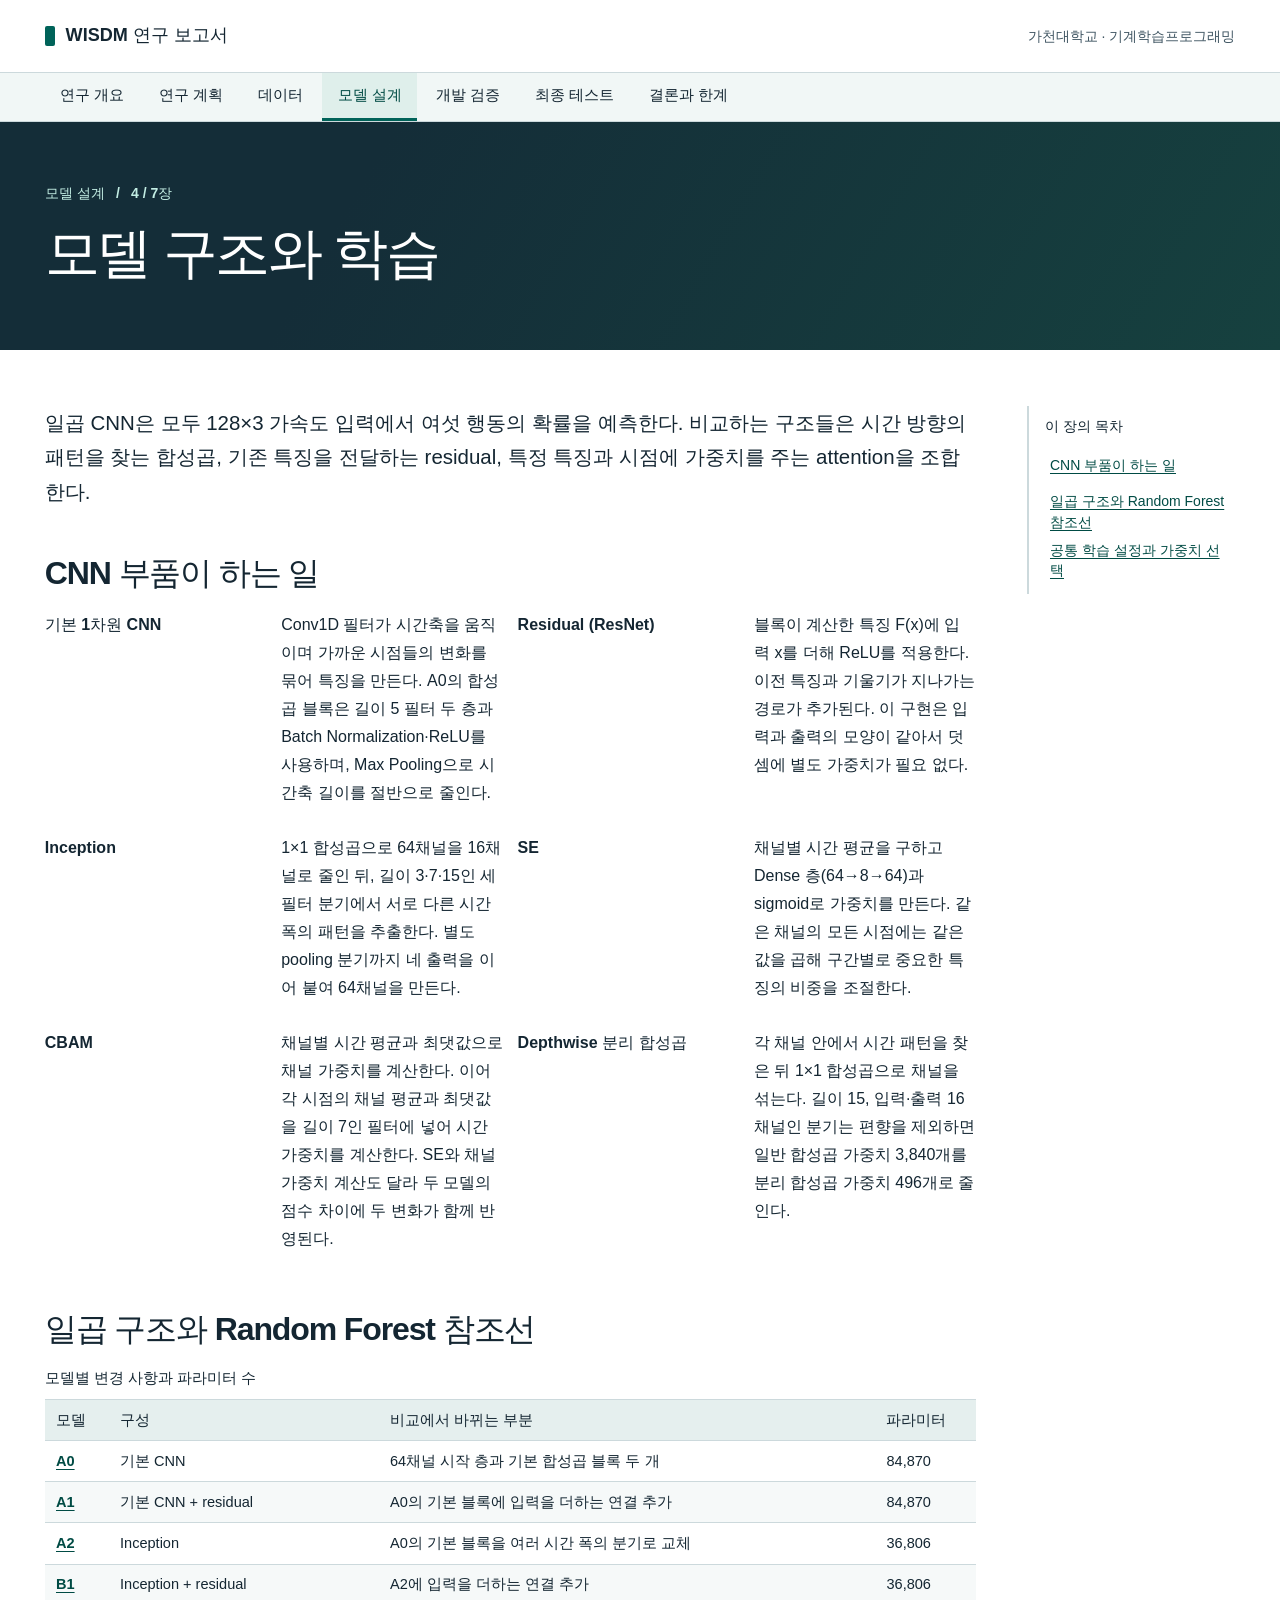
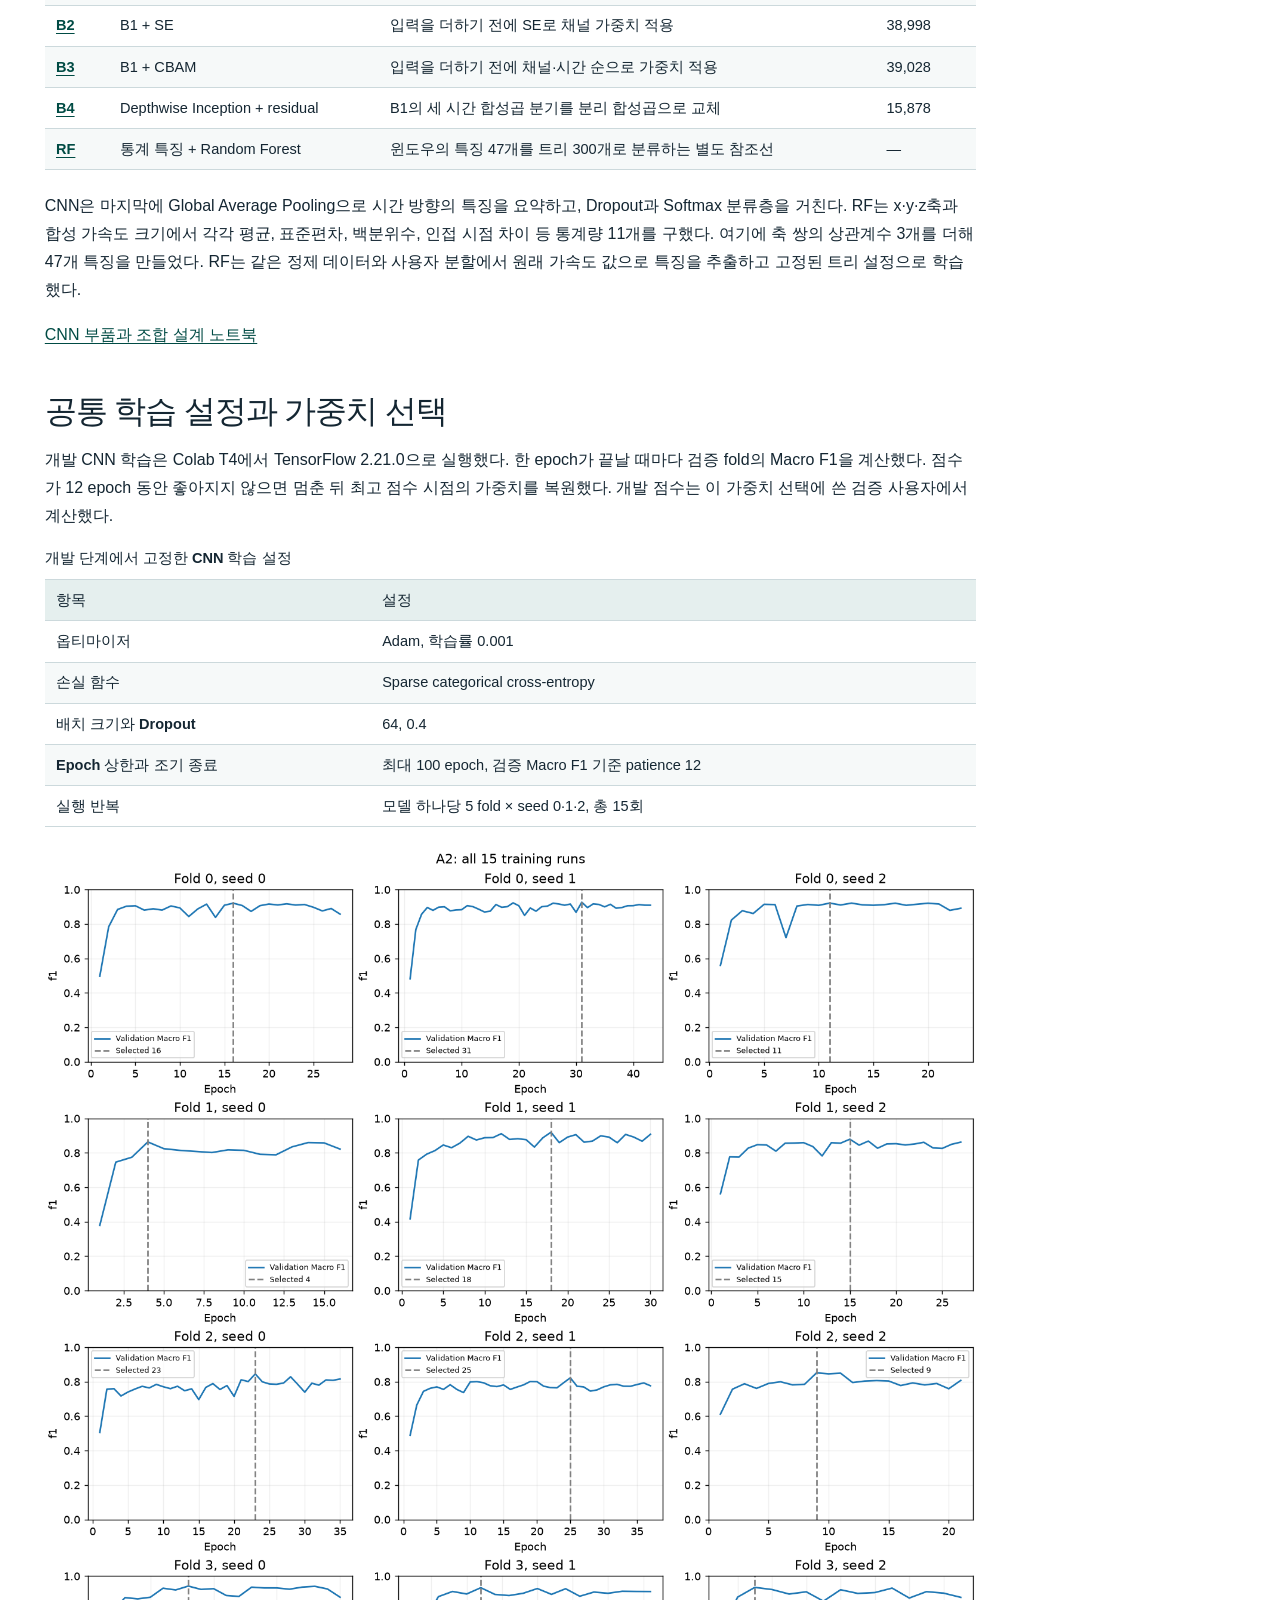
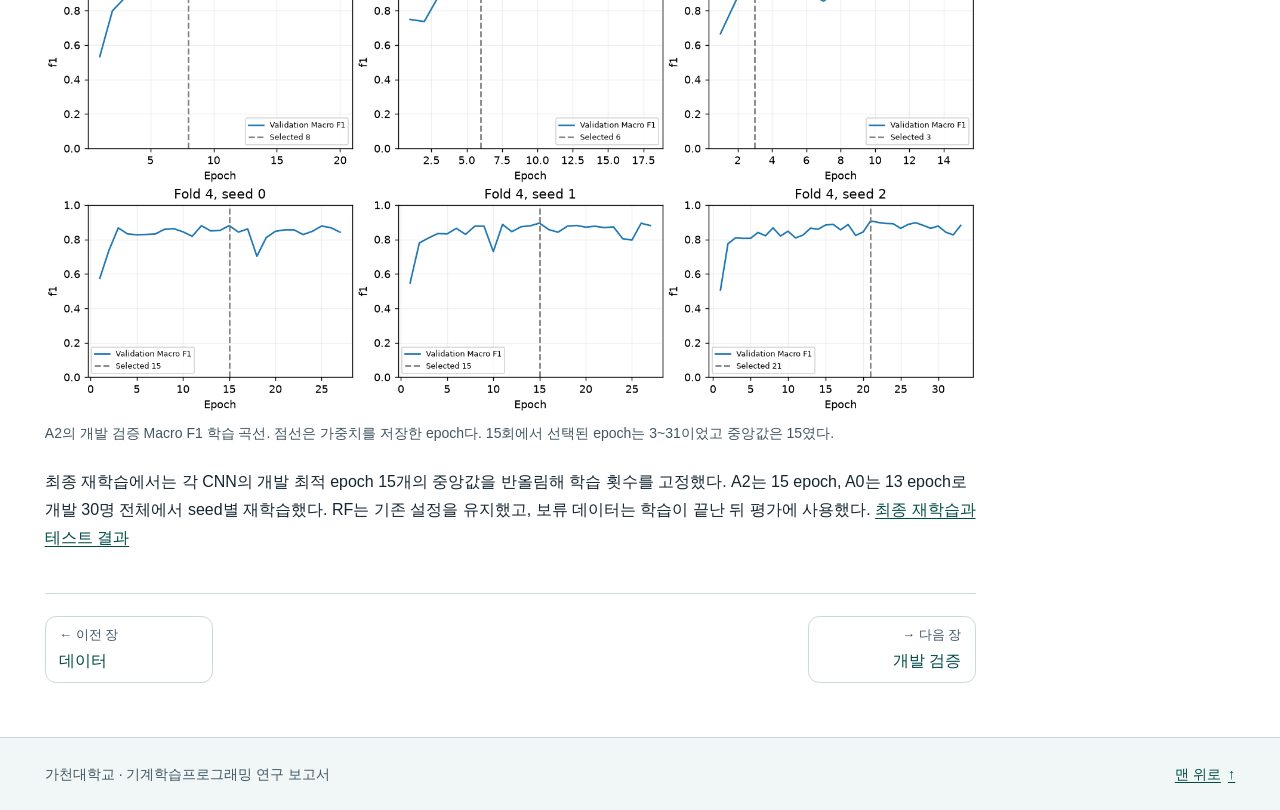
<file: 9week/html_report/models.html>
<!doctype html>
<html lang="ko">
<head>
  <meta charset="utf-8">
  <meta name="viewport" content="width=device-width, initial-scale=1">
  <meta name="description" content="가천대학교 기계학습프로그래밍 수업의 WISDM 1D CNN 사람 활동 인식 연구 보고서">
  <title>모델 구조와 학습 | WISDM 연구 보고서</title>
  <link rel="stylesheet" href="style.css">
</head>
<body>
  <a class="skip-link" href="#report-content">본문 바로가기</a>
  <header class="masthead" id="top">
    <div class="masthead-inner frame">
      <a class="wordmark" href="index.html">WISDM 연구 보고서</a>
      <p class="course">가천대학교 · 기계학습프로그래밍</p>
    </div>
    <nav class="site-nav" aria-label="보고서 장">
      <ul class="frame"><li><a href="index.html">연구 개요</a></li>
<li><a href="plan.html">연구 계획</a></li>
<li><a href="data.html">데이터</a></li>
<li><a href="models.html" aria-current="page">모델 설계</a></li>
<li><a href="development.html">개발 검증</a></li>
<li><a href="test.html">최종 테스트</a></li>
<li><a href="review.html">결론과 한계</a></li></ul>
    </nav>
  </header>
  <main id="report-content" tabindex="-1">
    <div class="page-hero">
      <div class="frame">
        <p class="page-location">모델 설계 <span aria-hidden="true">/</span> <span>4 / 7장</span></p>
        <h1>모델 구조와 학습</h1>
      </div>
    </div>
    <div class="reading-layout frame">
      <nav class="section-index" aria-label="이 장의 목차">
      <p class="section-index-title">이 장의 목차</p>
      <ul><li><a href="#building-blocks">CNN 부품이 하는 일</a></li>
<li><a href="#variants">일곱 구조와 Random Forest 참조선</a></li>
<li><a href="#training">공통 학습 설정과 가중치 선택</a></li></ul>
    </nav>
      <div class="report-body">
<p class="lede">일곱 CNN은 모두 128×3 가속도 입력에서 여섯 행동의 확률을 예측한다. 비교하는 구조들은 시간 방향의 패턴을 찾는 합성곱, 기존 특징을 전달하는 residual, 특정 특징과 시점에 가중치를 주는 attention을 조합한다.</p>

<section aria-labelledby="building-blocks">
  <h2 id="building-blocks">CNN 부품이 하는 일</h2>
  <dl class="definition-grid">
    <dt>기본 1차원 CNN</dt><dd>Conv1D 필터가 시간축을 움직이며 가까운 시점들의 변화를 묶어 특징을 만든다. A0의 합성곱 블록은 길이 5 필터 두 층과 Batch Normalization·ReLU를 사용하며, Max Pooling으로 시간축 길이를 절반으로 줄인다.</dd>
    <dt>Residual (ResNet)</dt><dd>블록이 계산한 특징 F(x)에 입력 x를 더해 ReLU를 적용한다. 이전 특징과 기울기가 지나가는 경로가 추가된다. 이 구현은 입력과 출력의 모양이 같아서 덧셈에 별도 가중치가 필요 없다.</dd>
    <dt>Inception</dt><dd>1×1 합성곱으로 64채널을 16채널로 줄인 뒤, 길이 3·7·15인 세 필터 분기에서 서로 다른 시간 폭의 패턴을 추출한다. 별도 pooling 분기까지 네 출력을 이어 붙여 64채널을 만든다.</dd>
    <dt>SE</dt><dd>채널별 시간 평균을 구하고 Dense 층(64→8→64)과 sigmoid로 가중치를 만든다. 같은 채널의 모든 시점에는 같은 값을 곱해 구간별로 중요한 특징의 비중을 조절한다.</dd>
    <dt>CBAM</dt><dd>채널별 시간 평균과 최댓값으로 채널 가중치를 계산한다. 이어 각 시점의 채널 평균과 최댓값을 길이 7인 필터에 넣어 시간 가중치를 계산한다. SE와 채널 가중치 계산도 달라 두 모델의 점수 차이에 두 변화가 함께 반영된다.</dd>
    <dt>Depthwise 분리 합성곱</dt><dd>각 채널 안에서 시간 패턴을 찾은 뒤 1×1 합성곱으로 채널을 섞는다. 길이 15, 입력·출력 16채널인 분기는 편향을 제외하면 일반 합성곱 가중치 3,840개를 분리 합성곱 가중치 496개로 줄인다.</dd>
  </dl>
</section>

<section aria-labelledby="variants">
  <h2 id="variants">일곱 구조와 Random Forest 참조선</h2>
  <div class="table-wrap" tabindex="0" role="region" aria-label="모델별 변경 사항과 파라미터 수">
    <table>
      <caption>모델별 변경 사항과 파라미터 수</caption>
      <thead><tr><th scope="col">모델</th><th scope="col">구성</th><th scope="col">비교에서 바뀌는 부분</th><th scope="col">파라미터</th></tr></thead>
      <tbody>
        <tr><th scope="row"><a href="sources/reports/03_A0_%EC%97%B0%EA%B5%AC%EB%B3%B4%EA%B3%A0%EC%84%9C.md">A0</a></th><td>기본 CNN</td><td>64채널 시작 층과 기본 합성곱 블록 두 개</td><td>84,870</td></tr>
        <tr><th scope="row"><a href="sources/reports/04_A1_%EC%97%B0%EA%B5%AC%EB%B3%B4%EA%B3%A0%EC%84%9C.md">A1</a></th><td>기본 CNN + residual</td><td>A0의 기본 블록에 입력을 더하는 연결 추가</td><td>84,870</td></tr>
        <tr><th scope="row"><a href="sources/reports/05_A2_%EC%97%B0%EA%B5%AC%EB%B3%B4%EA%B3%A0%EC%84%9C.md">A2</a></th><td>Inception</td><td>A0의 기본 블록을 여러 시간 폭의 분기로 교체</td><td>36,806</td></tr>
        <tr><th scope="row"><a href="sources/reports/06_B1_%EC%97%B0%EA%B5%AC%EB%B3%B4%EA%B3%A0%EC%84%9C.md">B1</a></th><td>Inception + residual</td><td>A2에 입력을 더하는 연결 추가</td><td>36,806</td></tr>
        <tr><th scope="row"><a href="sources/reports/07_B2_%EC%97%B0%EA%B5%AC%EB%B3%B4%EA%B3%A0%EC%84%9C.md">B2</a></th><td>B1 + SE</td><td>입력을 더하기 전에 SE로 채널 가중치 적용</td><td>38,998</td></tr>
        <tr><th scope="row"><a href="sources/reports/08_B3_%EC%97%B0%EA%B5%AC%EB%B3%B4%EA%B3%A0%EC%84%9C.md">B3</a></th><td>B1 + CBAM</td><td>입력을 더하기 전에 채널·시간 순으로 가중치 적용</td><td>39,028</td></tr>
        <tr><th scope="row"><a href="sources/reports/09_B4_%EC%97%B0%EA%B5%AC%EB%B3%B4%EA%B3%A0%EC%84%9C.md">B4</a></th><td>Depthwise Inception + residual</td><td>B1의 세 시간 합성곱 분기를 분리 합성곱으로 교체</td><td>15,878</td></tr>
        <tr><th scope="row"><a href="sources/reports/03R_RF_%EC%97%B0%EA%B5%AC%EB%B3%B4%EA%B3%A0%EC%84%9C.md">RF</a></th><td>통계 특징 + Random Forest</td><td>윈도우의 특징 47개를 트리 300개로 분류하는 별도 참조선</td><td>—</td></tr>
      </tbody>
    </table>
  </div>
  <p>CNN은 마지막에 Global Average Pooling으로 시간 방향의 특징을 요약하고, Dropout과 Softmax 분류층을 거친다. RF는 x·y·z축과 합성 가속도 크기에서 각각 평균, 표준편차, 백분위수, 인접 시점 차이 등 통계량 11개를 구했다. 여기에 축 쌍의 상관계수 3개를 더해 47개 특징을 만들었다. RF는 같은 정제 데이터와 사용자 분할에서 원래 가속도 값으로 특징을 추출하고 고정된 트리 설정으로 학습했다.</p>
  <p><a href="sources/01_CNN_5%EC%A2%85_%EC%9B%90%EB%A6%AC%EC%99%80_%EC%A1%B0%ED%95%A9_%EC%84%A4%EA%B3%84.ipynb">CNN 부품과 조합 설계 노트북</a></p>
</section>

<section aria-labelledby="training">
  <h2 id="training">공통 학습 설정과 가중치 선택</h2>
  <p>개발 CNN 학습은 Colab T4에서 TensorFlow 2.21.0으로 실행했다. 한 epoch가 끝날 때마다 검증 fold의 Macro F1을 계산했다. 점수가 12 epoch 동안 좋아지지 않으면 멈춘 뒤 최고 점수 시점의 가중치를 복원했다. 개발 점수는 이 가중치 선택에 쓴 검증 사용자에서 계산했다.</p>
  <div class="table-wrap" tabindex="0" role="region" aria-label="개발 단계에서 고정한 CNN 학습 설정">
    <table>
      <caption>개발 단계에서 고정한 CNN 학습 설정</caption>
      <thead><tr><th scope="col">항목</th><th scope="col">설정</th></tr></thead>
      <tbody>
        <tr><th scope="row">옵티마이저</th><td>Adam, 학습률 0.001</td></tr>
        <tr><th scope="row">손실 함수</th><td>Sparse categorical cross-entropy</td></tr>
        <tr><th scope="row">배치 크기와 Dropout</th><td>64, 0.4</td></tr>
        <tr><th scope="row">Epoch 상한과 조기 종료</th><td>최대 100 epoch, 검증 Macro F1 기준 patience 12</td></tr>
        <tr><th scope="row">실행 반복</th><td>모델 하나당 5 fold × seed 0·1·2, 총 15회</td></tr>
      </tbody>
    </table>
  </div>
  <figure>
    <img src="sources/reports/figures/A2_f1_curves.png" alt="A2의 다섯 검증 fold에서 seed별 epoch에 따른 Macro F1 곡선과 선택 지점" loading="lazy">
    <figcaption>A2의 개발 검증 Macro F1 학습 곡선. 점선은 가중치를 저장한 epoch다. 15회에서 선택된 epoch는 3~31이었고 중앙값은 15였다.</figcaption>
  </figure>
  <p>최종 재학습에서는 각 CNN의 개발 최적 epoch 15개의 중앙값을 반올림해 학습 횟수를 고정했다. A2는 15 epoch, A0는 13 epoch로 개발 30명 전체에서 seed별 재학습했다. RF는 기존 설정을 유지했고, 보류 데이터는 학습이 끝난 뒤 평가에 사용했다. <a href="test.html">최종 재학습과 테스트 결과</a></p>
</section>
        <nav class="page-turns" aria-label="이전 및 다음 장"><a href="data.html" class="page-turn" rel="prev"><span class="page-turn-label"><span aria-hidden="true">←</span> 이전 장</span><strong>데이터</strong></a><a href="development.html" class="page-turn" rel="next"><span class="page-turn-label"><span aria-hidden="true">→</span> 다음 장</span><strong>개발 검증</strong></a></nav>
      </div>
    </div>
  </main>
  <footer class="report-footer">
    <div class="frame footer-inner">
      <p>가천대학교 · 기계학습프로그래밍 연구 보고서</p>
      <a href="#top">맨 위로 <span aria-hidden="true">↑</span></a>
    </div>
  </footer>
</body>
</html>
</file>
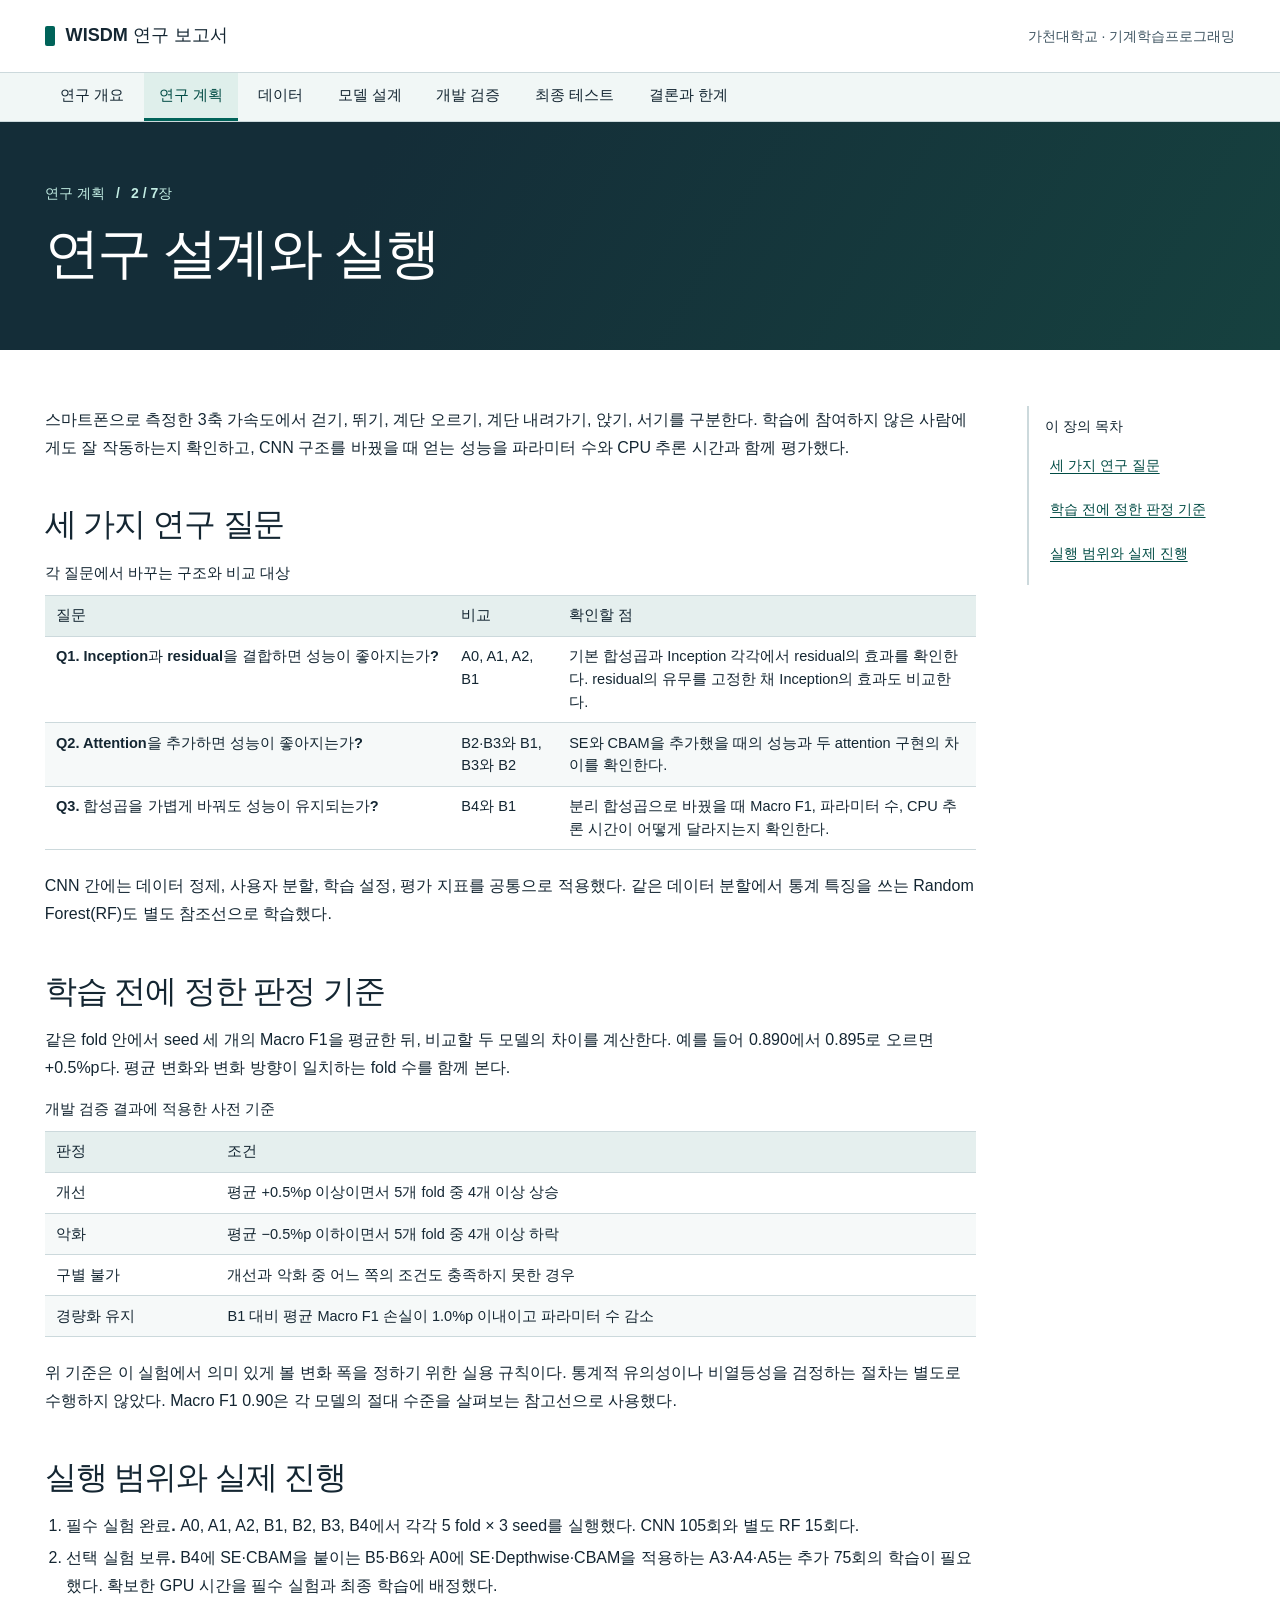
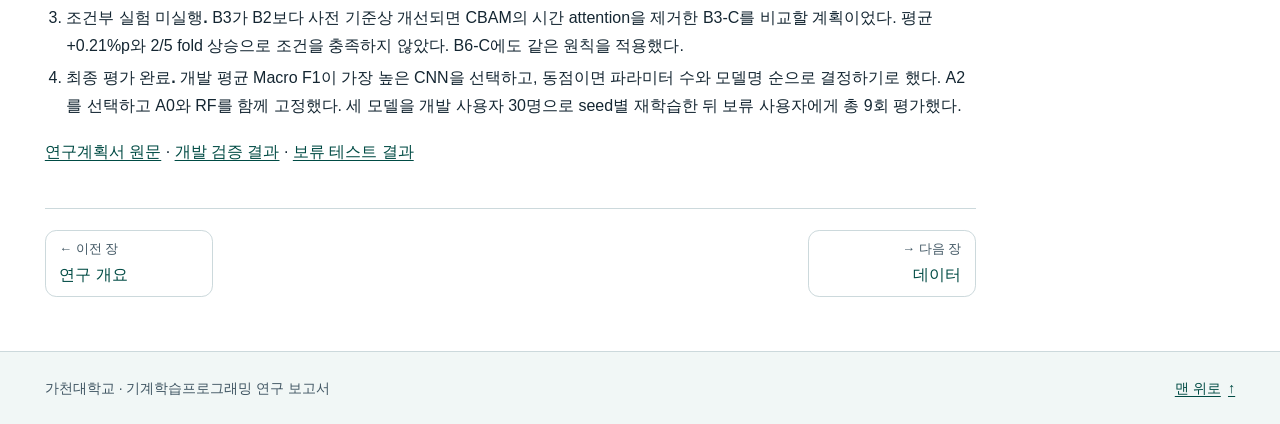
<file: 9week/html_report/plan.html>
<!doctype html>
<html lang="ko">
<head>
  <meta charset="utf-8">
  <meta name="viewport" content="width=device-width, initial-scale=1">
  <meta name="description" content="가천대학교 기계학습프로그래밍 수업의 WISDM 1D CNN 사람 활동 인식 연구 보고서">
  <title>연구 설계와 실행 | WISDM 연구 보고서</title>
  <link rel="stylesheet" href="style.css">
</head>
<body>
  <a class="skip-link" href="#report-content">본문 바로가기</a>
  <header class="masthead" id="top">
    <div class="masthead-inner frame">
      <a class="wordmark" href="index.html">WISDM 연구 보고서</a>
      <p class="course">가천대학교 · 기계학습프로그래밍</p>
    </div>
    <nav class="site-nav" aria-label="보고서 장">
      <ul class="frame"><li><a href="index.html">연구 개요</a></li>
<li><a href="plan.html" aria-current="page">연구 계획</a></li>
<li><a href="data.html">데이터</a></li>
<li><a href="models.html">모델 설계</a></li>
<li><a href="development.html">개발 검증</a></li>
<li><a href="test.html">최종 테스트</a></li>
<li><a href="review.html">결론과 한계</a></li></ul>
    </nav>
  </header>
  <main id="report-content" tabindex="-1">
    <div class="page-hero">
      <div class="frame">
        <p class="page-location">연구 계획 <span aria-hidden="true">/</span> <span>2 / 7장</span></p>
        <h1>연구 설계와 실행</h1>
      </div>
    </div>
    <div class="reading-layout frame">
      <nav class="section-index" aria-label="이 장의 목차">
      <p class="section-index-title">이 장의 목차</p>
      <ul><li><a href="#questions">세 가지 연구 질문</a></li>
<li><a href="#decision">학습 전에 정한 판정 기준</a></li>
<li><a href="#scope">실행 범위와 실제 진행</a></li></ul>
    </nav>
      <div class="report-body">
<p>스마트폰으로 측정한 3축 가속도에서 걷기, 뛰기, 계단 오르기, 계단 내려가기, 앉기, 서기를 구분한다. 학습에 참여하지 않은 사람에게도 잘 작동하는지 확인하고, CNN 구조를 바꿨을 때 얻는 성능을 파라미터 수와 CPU 추론 시간과 함께 평가했다.</p>

<section aria-labelledby="questions">
  <h2 id="questions">세 가지 연구 질문</h2>
  <div class="table-wrap" tabindex="0" role="region" aria-label="각 질문에서 바꾸는 구조와 비교 대상">
    <table>
      <caption>각 질문에서 바꾸는 구조와 비교 대상</caption>
      <thead><tr><th scope="col">질문</th><th scope="col">비교</th><th scope="col">확인할 점</th></tr></thead>
      <tbody>
        <tr><th scope="row">Q1. Inception과 residual을 결합하면 성능이 좋아지는가?</th><td>A0, A1, A2, B1</td><td>기본 합성곱과 Inception 각각에서 residual의 효과를 확인한다. residual의 유무를 고정한 채 Inception의 효과도 비교한다.</td></tr>
        <tr><th scope="row">Q2. Attention을 추가하면 성능이 좋아지는가?</th><td>B2·B3와 B1, B3와 B2</td><td>SE와 CBAM을 추가했을 때의 성능과 두 attention 구현의 차이를 확인한다.</td></tr>
        <tr><th scope="row">Q3. 합성곱을 가볍게 바꿔도 성능이 유지되는가?</th><td>B4와 B1</td><td>분리 합성곱으로 바꿨을 때 Macro F1, 파라미터 수, CPU 추론 시간이 어떻게 달라지는지 확인한다.</td></tr>
      </tbody>
    </table>
  </div>
  <p>CNN 간에는 데이터 정제, 사용자 분할, 학습 설정, 평가 지표를 공통으로 적용했다. 같은 데이터 분할에서 통계 특징을 쓰는 Random Forest(RF)도 별도 참조선으로 학습했다.</p>
</section>

<section aria-labelledby="decision">
  <h2 id="decision">학습 전에 정한 판정 기준</h2>
  <p>같은 fold 안에서 seed 세 개의 Macro F1을 평균한 뒤, 비교할 두 모델의 차이를 계산한다. 예를 들어 0.890에서 0.895로 오르면 +0.5%p다. 평균 변화와 변화 방향이 일치하는 fold 수를 함께 본다.</p>
  <div class="table-wrap" tabindex="0" role="region" aria-label="개발 검증 결과에 적용한 사전 기준">
    <table>
      <caption>개발 검증 결과에 적용한 사전 기준</caption>
      <thead><tr><th scope="col">판정</th><th scope="col">조건</th></tr></thead>
      <tbody>
        <tr><th scope="row">개선</th><td>평균 +0.5%p 이상이면서 5개 fold 중 4개 이상 상승</td></tr>
        <tr><th scope="row">악화</th><td>평균 −0.5%p 이하이면서 5개 fold 중 4개 이상 하락</td></tr>
        <tr><th scope="row">구별 불가</th><td>개선과 악화 중 어느 쪽의 조건도 충족하지 못한 경우</td></tr>
        <tr><th scope="row">경량화 유지</th><td>B1 대비 평균 Macro F1 손실이 1.0%p 이내이고 파라미터 수 감소</td></tr>
      </tbody>
    </table>
  </div>
  <p>위 기준은 이 실험에서 의미 있게 볼 변화 폭을 정하기 위한 실용 규칙이다. 통계적 유의성이나 비열등성을 검정하는 절차는 별도로 수행하지 않았다. Macro F1 0.90은 각 모델의 절대 수준을 살펴보는 참고선으로 사용했다.</p>
</section>

<section aria-labelledby="scope">
  <h2 id="scope">실행 범위와 실제 진행</h2>
  <ol>
    <li><strong>필수 실험 완료.</strong> A0, A1, A2, B1, B2, B3, B4에서 각각 5 fold × 3 seed를 실행했다. CNN 105회와 별도 RF 15회다.</li>
    <li><strong>선택 실험 보류.</strong> B4에 SE·CBAM을 붙이는 B5·B6와 A0에 SE·Depthwise·CBAM을 적용하는 A3·A4·A5는 추가 75회의 학습이 필요했다. 확보한 GPU 시간을 필수 실험과 최종 학습에 배정했다.</li>
    <li><strong>조건부 실험 미실행.</strong> B3가 B2보다 사전 기준상 개선되면 CBAM의 시간 attention을 제거한 B3-C를 비교할 계획이었다. 평균 +0.21%p와 2/5 fold 상승으로 조건을 충족하지 않았다. B6-C에도 같은 원칙을 적용했다.</li>
    <li><strong>최종 평가 완료.</strong> 개발 평균 Macro F1이 가장 높은 CNN을 선택하고, 동점이면 파라미터 수와 모델명 순으로 결정하기로 했다. A2를 선택하고 A0와 RF를 함께 고정했다. 세 모델을 개발 사용자 30명으로 seed별 재학습한 뒤 보류 사용자에게 총 9회 평가했다.</li>
  </ol>
  <p><a href="sources/%EC%97%B0%EA%B5%AC%EA%B3%84%ED%9A%8D%EC%84%9C.md">연구계획서 원문</a> · <a href="development.html">개발 검증 결과</a> · <a href="test.html">보류 테스트 결과</a></p>
</section>
        <nav class="page-turns" aria-label="이전 및 다음 장"><a href="index.html" class="page-turn" rel="prev"><span class="page-turn-label"><span aria-hidden="true">←</span> 이전 장</span><strong>연구 개요</strong></a><a href="data.html" class="page-turn" rel="next"><span class="page-turn-label"><span aria-hidden="true">→</span> 다음 장</span><strong>데이터</strong></a></nav>
      </div>
    </div>
  </main>
  <footer class="report-footer">
    <div class="frame footer-inner">
      <p>가천대학교 · 기계학습프로그래밍 연구 보고서</p>
      <a href="#top">맨 위로 <span aria-hidden="true">↑</span></a>
    </div>
  </footer>
</body>
</html>
</file>
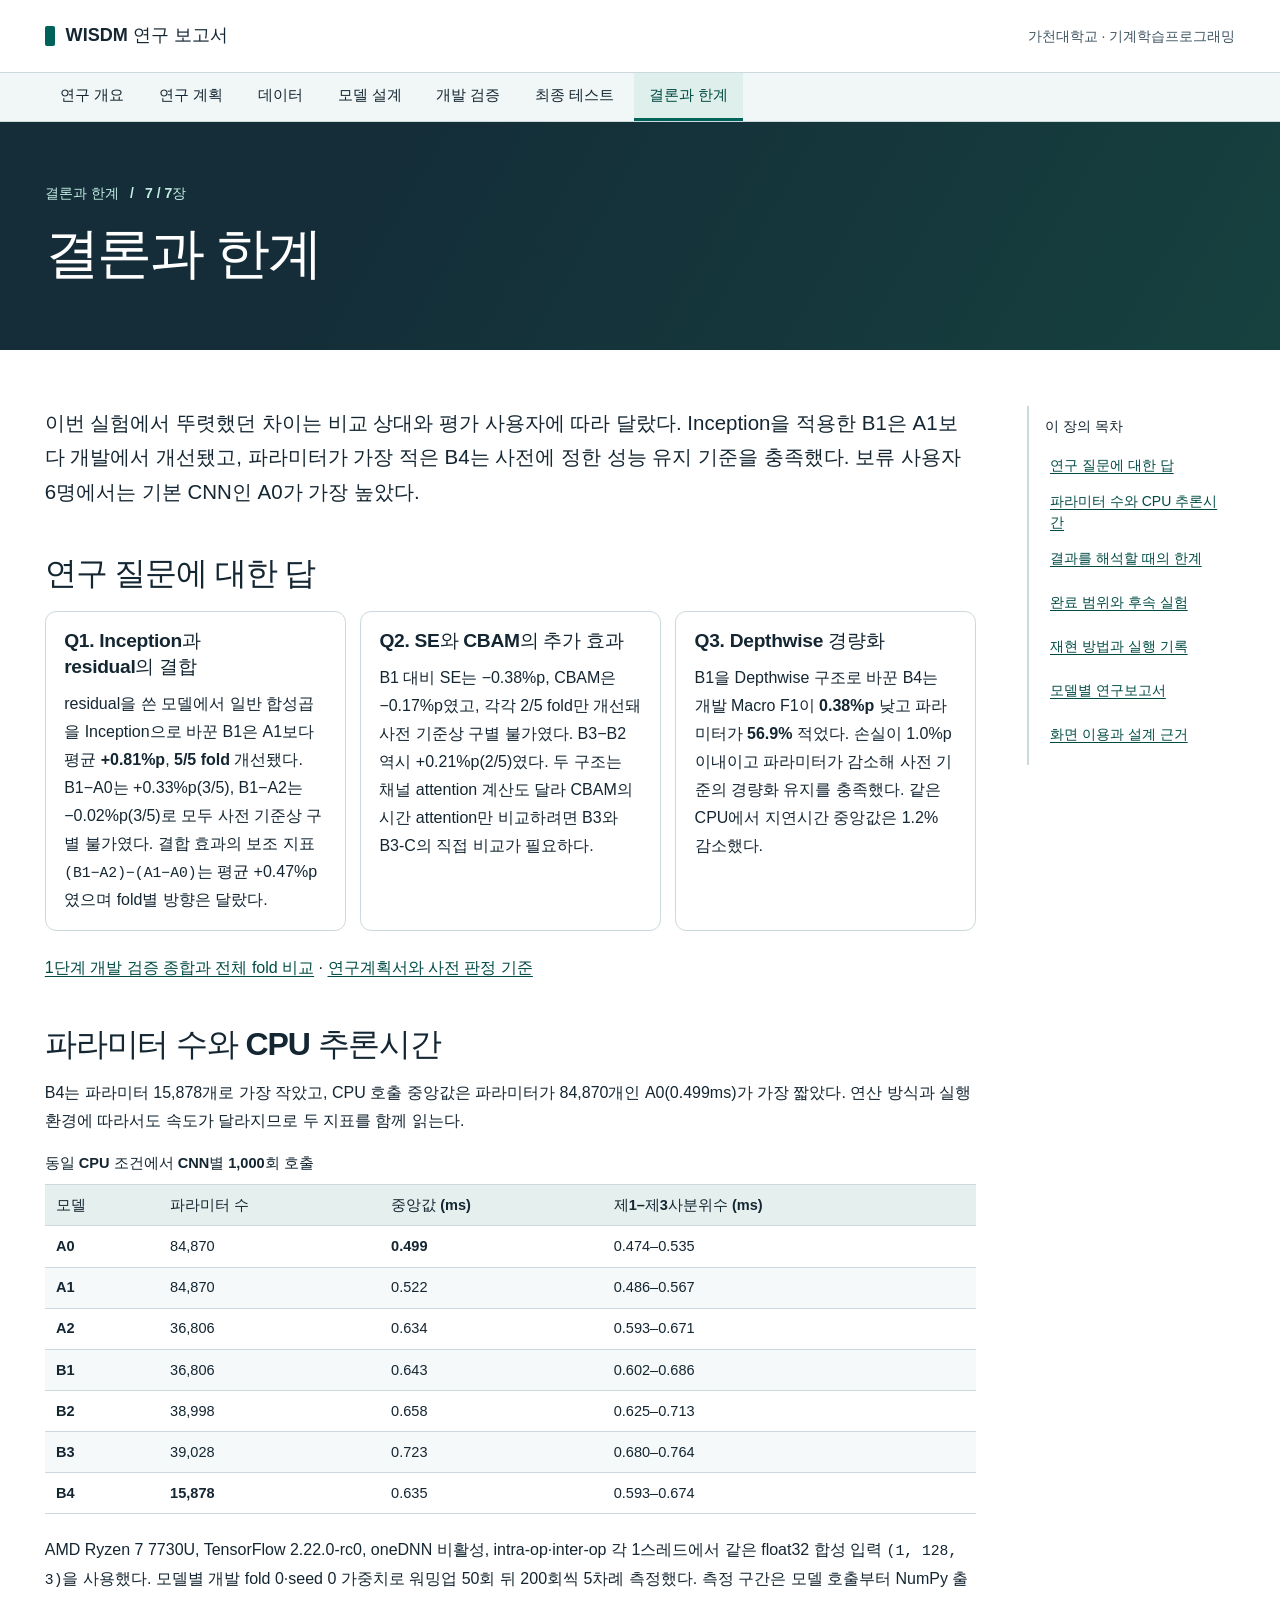
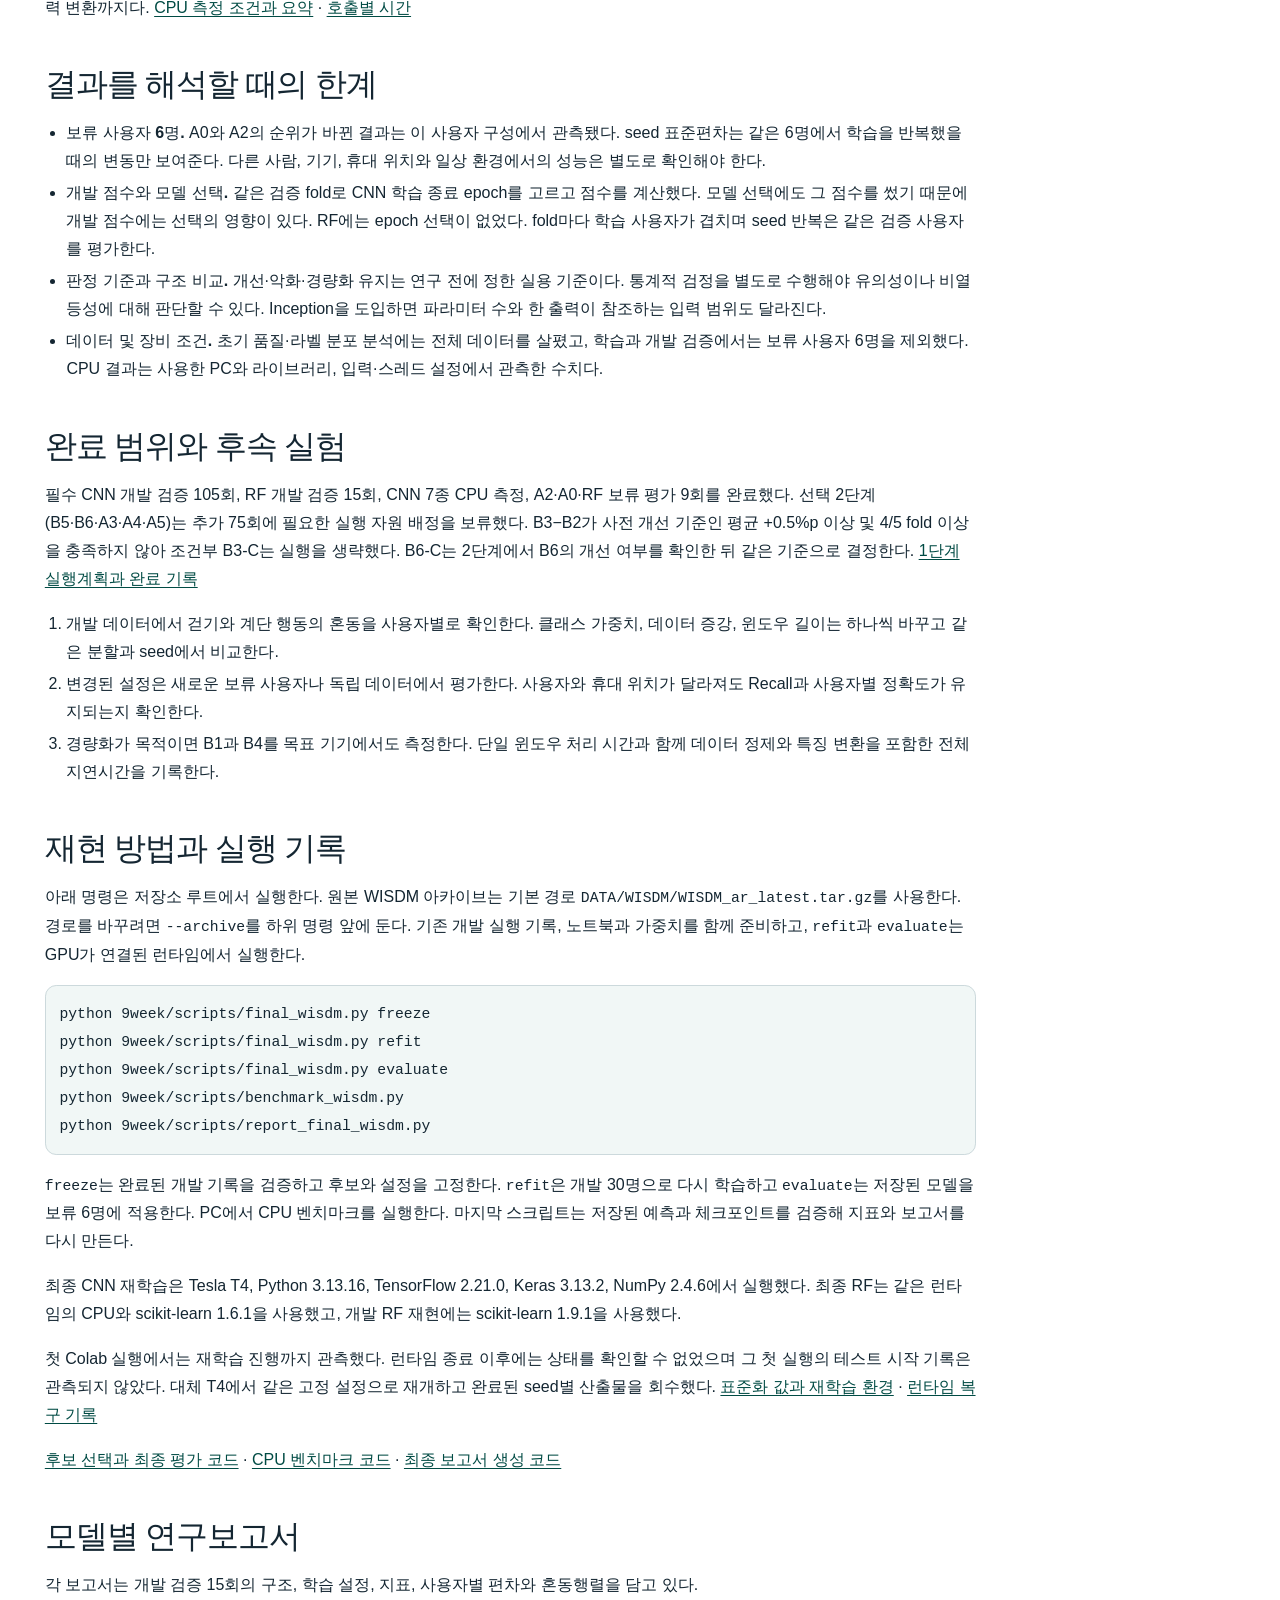
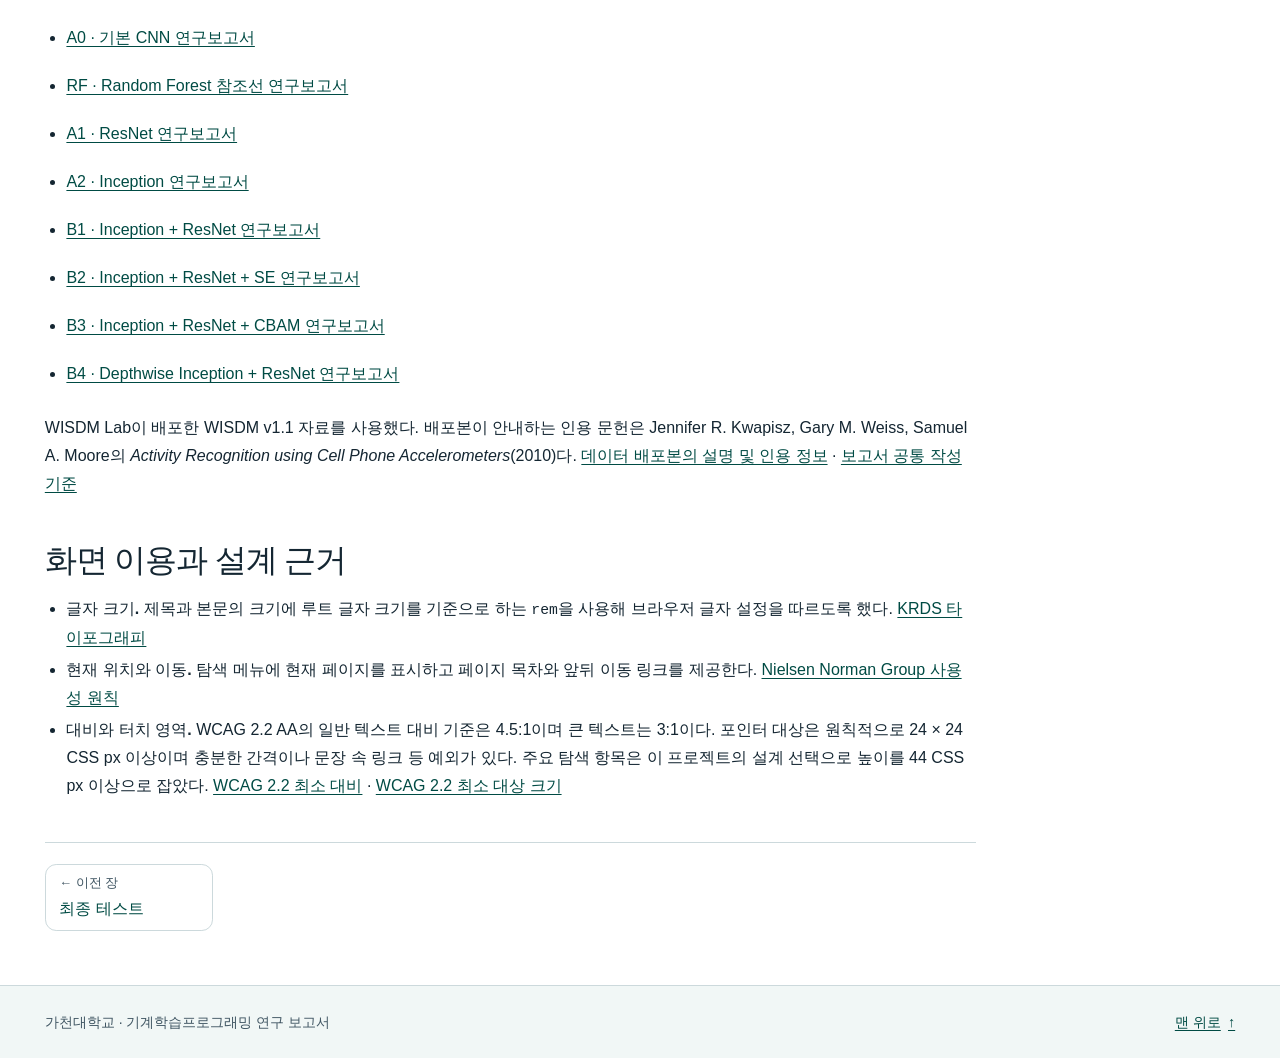
<file: 9week/html_report/review.html>
<!doctype html>
<html lang="ko">
<head>
  <meta charset="utf-8">
  <meta name="viewport" content="width=device-width, initial-scale=1">
  <meta name="description" content="가천대학교 기계학습프로그래밍 수업의 WISDM 1D CNN 사람 활동 인식 연구 보고서">
  <title>결론과 한계 | WISDM 연구 보고서</title>
  <link rel="stylesheet" href="style.css">
</head>
<body>
  <a class="skip-link" href="#report-content">본문 바로가기</a>
  <header class="masthead" id="top">
    <div class="masthead-inner frame">
      <a class="wordmark" href="index.html">WISDM 연구 보고서</a>
      <p class="course">가천대학교 · 기계학습프로그래밍</p>
    </div>
    <nav class="site-nav" aria-label="보고서 장">
      <ul class="frame"><li><a href="index.html">연구 개요</a></li>
<li><a href="plan.html">연구 계획</a></li>
<li><a href="data.html">데이터</a></li>
<li><a href="models.html">모델 설계</a></li>
<li><a href="development.html">개발 검증</a></li>
<li><a href="test.html">최종 테스트</a></li>
<li><a href="review.html" aria-current="page">결론과 한계</a></li></ul>
    </nav>
  </header>
  <main id="report-content" tabindex="-1">
    <div class="page-hero">
      <div class="frame">
        <p class="page-location">결론과 한계 <span aria-hidden="true">/</span> <span>7 / 7장</span></p>
        <h1>결론과 한계</h1>
      </div>
    </div>
    <div class="reading-layout frame">
      <nav class="section-index" aria-label="이 장의 목차">
      <p class="section-index-title">이 장의 목차</p>
      <ul><li><a href="#answers">연구 질문에 대한 답</a></li>
<li><a href="#cpu">파라미터 수와 CPU 추론시간</a></li>
<li><a href="#limits">결과를 해석할 때의 한계</a></li>
<li><a href="#next">완료 범위와 후속 실험</a></li>
<li><a href="#reproduce">재현 방법과 실행 기록</a></li>
<li><a href="#reports">모델별 연구보고서</a></li>
<li><a href="#reading-design">화면 이용과 설계 근거</a></li></ul>
    </nav>
      <div class="report-body">
<p class="lede">이번 실험에서 뚜렷했던 차이는 비교 상대와 평가 사용자에 따라 달랐다. Inception을 적용한 B1은 A1보다 개발에서 개선됐고, 파라미터가 가장 적은 B4는 사전에 정한 성능 유지 기준을 충족했다. 보류 사용자 6명에서는 기본 CNN인 A0가 가장 높았다.</p>

<section aria-labelledby="answers">
  <h2 id="answers">연구 질문에 대한 답</h2>
  <div class="card-grid">
    <article class="card">
      <h3>Q1. Inception과 residual의 결합</h3>
      <p>residual을 쓴 모델에서 일반 합성곱을 Inception으로 바꾼 B1은 A1보다 평균 <strong>+0.81%p</strong>, <strong>5/5 fold</strong> 개선됐다. B1−A0는 +0.33%p(3/5), B1−A2는 −0.02%p(3/5)로 모두 사전 기준상 구별 불가였다. 결합 효과의 보조 지표 <code>(B1−A2)−(A1−A0)</code>는 평균 +0.47%p였으며 fold별 방향은 달랐다.</p>
    </article>
    <article class="card">
      <h3>Q2. SE와 CBAM의 추가 효과</h3>
      <p>B1 대비 SE는 −0.38%p, CBAM은 −0.17%p였고, 각각 2/5 fold만 개선돼 사전 기준상 구별 불가였다. B3−B2 역시 +0.21%p(2/5)였다. 두 구조는 채널 attention 계산도 달라 CBAM의 시간 attention만 비교하려면 B3와 B3-C의 직접 비교가 필요하다.</p>
    </article>
    <article class="card">
      <h3>Q3. Depthwise 경량화</h3>
      <p>B1을 Depthwise 구조로 바꾼 B4는 개발 Macro F1이 <strong>0.38%p 낮고</strong> 파라미터가 <strong>56.9% 적었다</strong>. 손실이 1.0%p 이내이고 파라미터가 감소해 사전 기준의 <strong>경량화 유지</strong>를 충족했다. 같은 CPU에서 지연시간 중앙값은 1.2% 감소했다.</p>
    </article>
  </div>
  <p><a href="sources/reports/10_1%EB%8B%A8%EA%B3%84_%EA%B0%9C%EB%B0%9C_%EA%B2%80%EC%A6%9D_%EC%A2%85%ED%95%A9.md">1단계 개발 검증 종합과 전체 fold 비교</a> · <a href="sources/%EC%97%B0%EA%B5%AC%EA%B3%84%ED%9A%8D%EC%84%9C.md">연구계획서와 사전 판정 기준</a></p>
</section>

<section aria-labelledby="cpu">
  <h2 id="cpu">파라미터 수와 CPU 추론시간</h2>
  <p>B4는 파라미터 15,878개로 가장 작았고, CPU 호출 중앙값은 파라미터가 84,870개인 A0(0.499ms)가 가장 짧았다. 연산 방식과 실행 환경에 따라서도 속도가 달라지므로 두 지표를 함께 읽는다.</p>
  <div class="table-wrap" tabindex="0" role="region" aria-label="동일 CPU 조건에서 CNN별 1,000회 호출">
    <table>
      <caption>동일 CPU 조건에서 CNN별 1,000회 호출</caption>
      <thead><tr><th scope="col">모델</th><th scope="col">파라미터 수</th><th scope="col">중앙값 (ms)</th><th scope="col">제1–제3사분위수 (ms)</th></tr></thead>
      <tbody>
        <tr><th scope="row">A0</th><td>84,870</td><td><strong>0.499</strong></td><td>0.474–0.535</td></tr>
        <tr><th scope="row">A1</th><td>84,870</td><td>0.522</td><td>0.486–0.567</td></tr>
        <tr><th scope="row">A2</th><td>36,806</td><td>0.634</td><td>0.593–0.671</td></tr>
        <tr><th scope="row">B1</th><td>36,806</td><td>0.643</td><td>0.602–0.686</td></tr>
        <tr><th scope="row">B2</th><td>38,998</td><td>0.658</td><td>0.625–0.713</td></tr>
        <tr><th scope="row">B3</th><td>39,028</td><td>0.723</td><td>0.680–0.764</td></tr>
        <tr><th scope="row">B4</th><td><strong>15,878</strong></td><td>0.635</td><td>0.593–0.674</td></tr>
      </tbody>
    </table>
  </div>
  <p>AMD Ryzen 7 7730U, TensorFlow 2.22.0-rc0, oneDNN 비활성, intra-op·inter-op 각 1스레드에서 같은 float32 합성 입력 <code>(1, 128, 3)</code>을 사용했다. 모델별 개발 fold 0·seed 0 가중치로 워밍업 50회 뒤 200회씩 5차례 측정했다. 측정 구간은 모델 호출부터 NumPy 출력 변환까지다. <a href="sources/final/cpu_latency.json">CPU 측정 조건과 요약</a> · <a href="sources/final/cpu_latency_calls.csv">호출별 시간</a></p>
</section>

<section aria-labelledby="limits">
  <h2 id="limits">결과를 해석할 때의 한계</h2>
  <ul>
    <li><strong>보류 사용자 6명.</strong> A0와 A2의 순위가 바뀐 결과는 이 사용자 구성에서 관측됐다. seed 표준편차는 같은 6명에서 학습을 반복했을 때의 변동만 보여준다. 다른 사람, 기기, 휴대 위치와 일상 환경에서의 성능은 별도로 확인해야 한다.</li>
    <li><strong>개발 점수와 모델 선택.</strong> 같은 검증 fold로 CNN 학습 종료 epoch를 고르고 점수를 계산했다. 모델 선택에도 그 점수를 썼기 때문에 개발 점수에는 선택의 영향이 있다. RF에는 epoch 선택이 없었다. fold마다 학습 사용자가 겹치며 seed 반복은 같은 검증 사용자를 평가한다.</li>
    <li><strong>판정 기준과 구조 비교.</strong> 개선·악화·경량화 유지는 연구 전에 정한 실용 기준이다. 통계적 검정을 별도로 수행해야 유의성이나 비열등성에 대해 판단할 수 있다. Inception을 도입하면 파라미터 수와 한 출력이 참조하는 입력 범위도 달라진다.</li>
    <li><strong>데이터 및 장비 조건.</strong> 초기 품질·라벨 분포 분석에는 전체 데이터를 살폈고, 학습과 개발 검증에서는 보류 사용자 6명을 제외했다. CPU 결과는 사용한 PC와 라이브러리, 입력·스레드 설정에서 관측한 수치다.</li>
  </ul>
</section>

<section aria-labelledby="next">
  <h2 id="next">완료 범위와 후속 실험</h2>
  <p>필수 CNN 개발 검증 105회, RF 개발 검증 15회, CNN 7종 CPU 측정, A2·A0·RF 보류 평가 9회를 완료했다. 선택 2단계(B5·B6·A3·A4·A5)는 추가 75회에 필요한 실행 자원 배정을 보류했다. B3−B2가 사전 개선 기준인 평균 +0.5%p 이상 및 4/5 fold 이상을 충족하지 않아 조건부 B3-C는 실행을 생략했다. B6-C는 2단계에서 B6의 개선 여부를 확인한 뒤 같은 기준으로 결정한다. <a href="sources/%EC%8B%A4%ED%96%89%EA%B3%84%ED%9A%8D_1%EB%8B%A8%EA%B3%84.md">1단계 실행계획과 완료 기록</a></p>
  <ol>
    <li>개발 데이터에서 걷기와 계단 행동의 혼동을 사용자별로 확인한다. 클래스 가중치, 데이터 증강, 윈도우 길이는 하나씩 바꾸고 같은 분할과 seed에서 비교한다.</li>
    <li>변경된 설정은 새로운 보류 사용자나 독립 데이터에서 평가한다. 사용자와 휴대 위치가 달라져도 Recall과 사용자별 정확도가 유지되는지 확인한다.</li>
    <li>경량화가 목적이면 B1과 B4를 목표 기기에서도 측정한다. 단일 윈도우 처리 시간과 함께 데이터 정제와 특징 변환을 포함한 전체 지연시간을 기록한다.</li>
  </ol>
</section>

<section aria-labelledby="reproduce">
  <h2 id="reproduce">재현 방법과 실행 기록</h2>
  <p>아래 명령은 저장소 루트에서 실행한다. 원본 WISDM 아카이브는 기본 경로 <code>DATA/WISDM/WISDM_ar_latest.tar.gz</code>를 사용한다. 경로를 바꾸려면 <code>--archive</code>를 하위 명령 앞에 둔다. 기존 개발 실행 기록, 노트북과 가중치를 함께 준비하고, <code>refit</code>과 <code>evaluate</code>는 GPU가 연결된 런타임에서 실행한다.</p>
  <pre><code>python 9week/scripts/final_wisdm.py freeze
python 9week/scripts/final_wisdm.py refit
python 9week/scripts/final_wisdm.py evaluate
python 9week/scripts/benchmark_wisdm.py
python 9week/scripts/report_final_wisdm.py</code></pre>
  <p><code>freeze</code>는 완료된 개발 기록을 검증하고 후보와 설정을 고정한다. <code>refit</code>은 개발 30명으로 다시 학습하고 <code>evaluate</code>는 저장된 모델을 보류 6명에 적용한다. PC에서 CPU 벤치마크를 실행한다. 마지막 스크립트는 저장된 예측과 체크포인트를 검증해 지표와 보고서를 다시 만든다.</p>
  <p>최종 CNN 재학습은 Tesla T4, Python 3.13.16, TensorFlow 2.21.0, Keras 3.13.2, NumPy 2.4.6에서 실행했다. 최종 RF는 같은 런타임의 CPU와 scikit-learn 1.6.1을 사용했고, 개발 RF 재현에는 scikit-learn 1.9.1을 사용했다.</p>
  <p>첫 Colab 실행에서는 재학습 진행까지 관측했다. 런타임 종료 이후에는 상태를 확인할 수 없었으며 그 첫 실행의 테스트 시작 기록은 관측되지 않았다. 대체 T4에서 같은 고정 설정으로 재개하고 완료된 seed별 산출물을 회수했다. <a href="sources/final/refits/development.json">표준화 값과 재학습 환경</a> · <a href="sources/final/runtime_recovery.json">런타임 복구 기록</a></p>
  <p><a href="sources/scripts/final_wisdm.py">후보 선택과 최종 평가 코드</a> · <a href="sources/scripts/benchmark_wisdm.py">CPU 벤치마크 코드</a> · <a href="sources/scripts/report_final_wisdm.py">최종 보고서 생성 코드</a></p>
</section>

<section aria-labelledby="reports">
  <h2 id="reports">모델별 연구보고서</h2>
  <p>각 보고서는 개발 검증 15회의 구조, 학습 설정, 지표, 사용자별 편차와 혼동행렬을 담고 있다.</p>
  <ul class="source-list">
    <li><a href="sources/reports/03_A0_%EC%97%B0%EA%B5%AC%EB%B3%B4%EA%B3%A0%EC%84%9C.md">A0 · 기본 CNN 연구보고서</a></li>
    <li><a href="sources/reports/03R_RF_%EC%97%B0%EA%B5%AC%EB%B3%B4%EA%B3%A0%EC%84%9C.md">RF · Random Forest 참조선 연구보고서</a></li>
    <li><a href="sources/reports/04_A1_%EC%97%B0%EA%B5%AC%EB%B3%B4%EA%B3%A0%EC%84%9C.md">A1 · ResNet 연구보고서</a></li>
    <li><a href="sources/reports/05_A2_%EC%97%B0%EA%B5%AC%EB%B3%B4%EA%B3%A0%EC%84%9C.md">A2 · Inception 연구보고서</a></li>
    <li><a href="sources/reports/06_B1_%EC%97%B0%EA%B5%AC%EB%B3%B4%EA%B3%A0%EC%84%9C.md">B1 · Inception + ResNet 연구보고서</a></li>
    <li><a href="sources/reports/07_B2_%EC%97%B0%EA%B5%AC%EB%B3%B4%EA%B3%A0%EC%84%9C.md">B2 · Inception + ResNet + SE 연구보고서</a></li>
    <li><a href="sources/reports/08_B3_%EC%97%B0%EA%B5%AC%EB%B3%B4%EA%B3%A0%EC%84%9C.md">B3 · Inception + ResNet + CBAM 연구보고서</a></li>
    <li><a href="sources/reports/09_B4_%EC%97%B0%EA%B5%AC%EB%B3%B4%EA%B3%A0%EC%84%9C.md">B4 · Depthwise Inception + ResNet 연구보고서</a></li>
  </ul>
  <p>WISDM Lab이 배포한 WISDM v1.1 자료를 사용했다. 배포본이 안내하는 인용 문헌은 Jennifer R. Kwapisz, Gary M. Weiss, Samuel A. Moore의 <cite>Activity Recognition using Cell Phone Accelerometers</cite>(2010)다. <a href="sources/artifacts/source_descriptions.json">데이터 배포본의 설명 및 인용 정보</a> · <a href="sources/reports/README.md">보고서 공통 작성 기준</a></p>
</section>

<section aria-labelledby="reading-design">
  <h2 id="reading-design">화면 이용과 설계 근거</h2>
  <ul>
    <li><strong>글자 크기.</strong> 제목과 본문의 크기에 루트 글자 크기를 기준으로 하는 <code>rem</code>을 사용해 브라우저 글자 설정을 따르도록 했다. <a href="https://www.krds.go.kr/html/site/style/style_03.html">KRDS 타이포그래피</a></li>
    <li><strong>현재 위치와 이동.</strong> 탐색 메뉴에 현재 페이지를 표시하고 페이지 목차와 앞뒤 이동 링크를 제공한다. <a href="https://www.nngroup.com/articles/ten-usability-heuristics/">Nielsen Norman Group 사용성 원칙</a></li>
    <li><strong>대비와 터치 영역.</strong> WCAG 2.2 AA의 일반 텍스트 대비 기준은 4.5:1이며 큰 텍스트는 3:1이다. 포인터 대상은 원칙적으로 24 × 24 CSS px 이상이며 충분한 간격이나 문장 속 링크 등 예외가 있다. 주요 탐색 항목은 이 프로젝트의 설계 선택으로 높이를 44 CSS px 이상으로 잡았다. <a href="https://www.w3.org/TR/WCAG22/#contrast-minimum">WCAG 2.2 최소 대비</a> · <a href="https://www.w3.org/TR/WCAG22/#target-size-minimum">WCAG 2.2 최소 대상 크기</a></li>
  </ul>
</section>
        <nav class="page-turns" aria-label="이전 및 다음 장"><a href="test.html" class="page-turn" rel="prev"><span class="page-turn-label"><span aria-hidden="true">←</span> 이전 장</span><strong>최종 테스트</strong></a></nav>
      </div>
    </div>
  </main>
  <footer class="report-footer">
    <div class="frame footer-inner">
      <p>가천대학교 · 기계학습프로그래밍 연구 보고서</p>
      <a href="#top">맨 위로 <span aria-hidden="true">↑</span></a>
    </div>
  </footer>
</body>
</html>
</file>
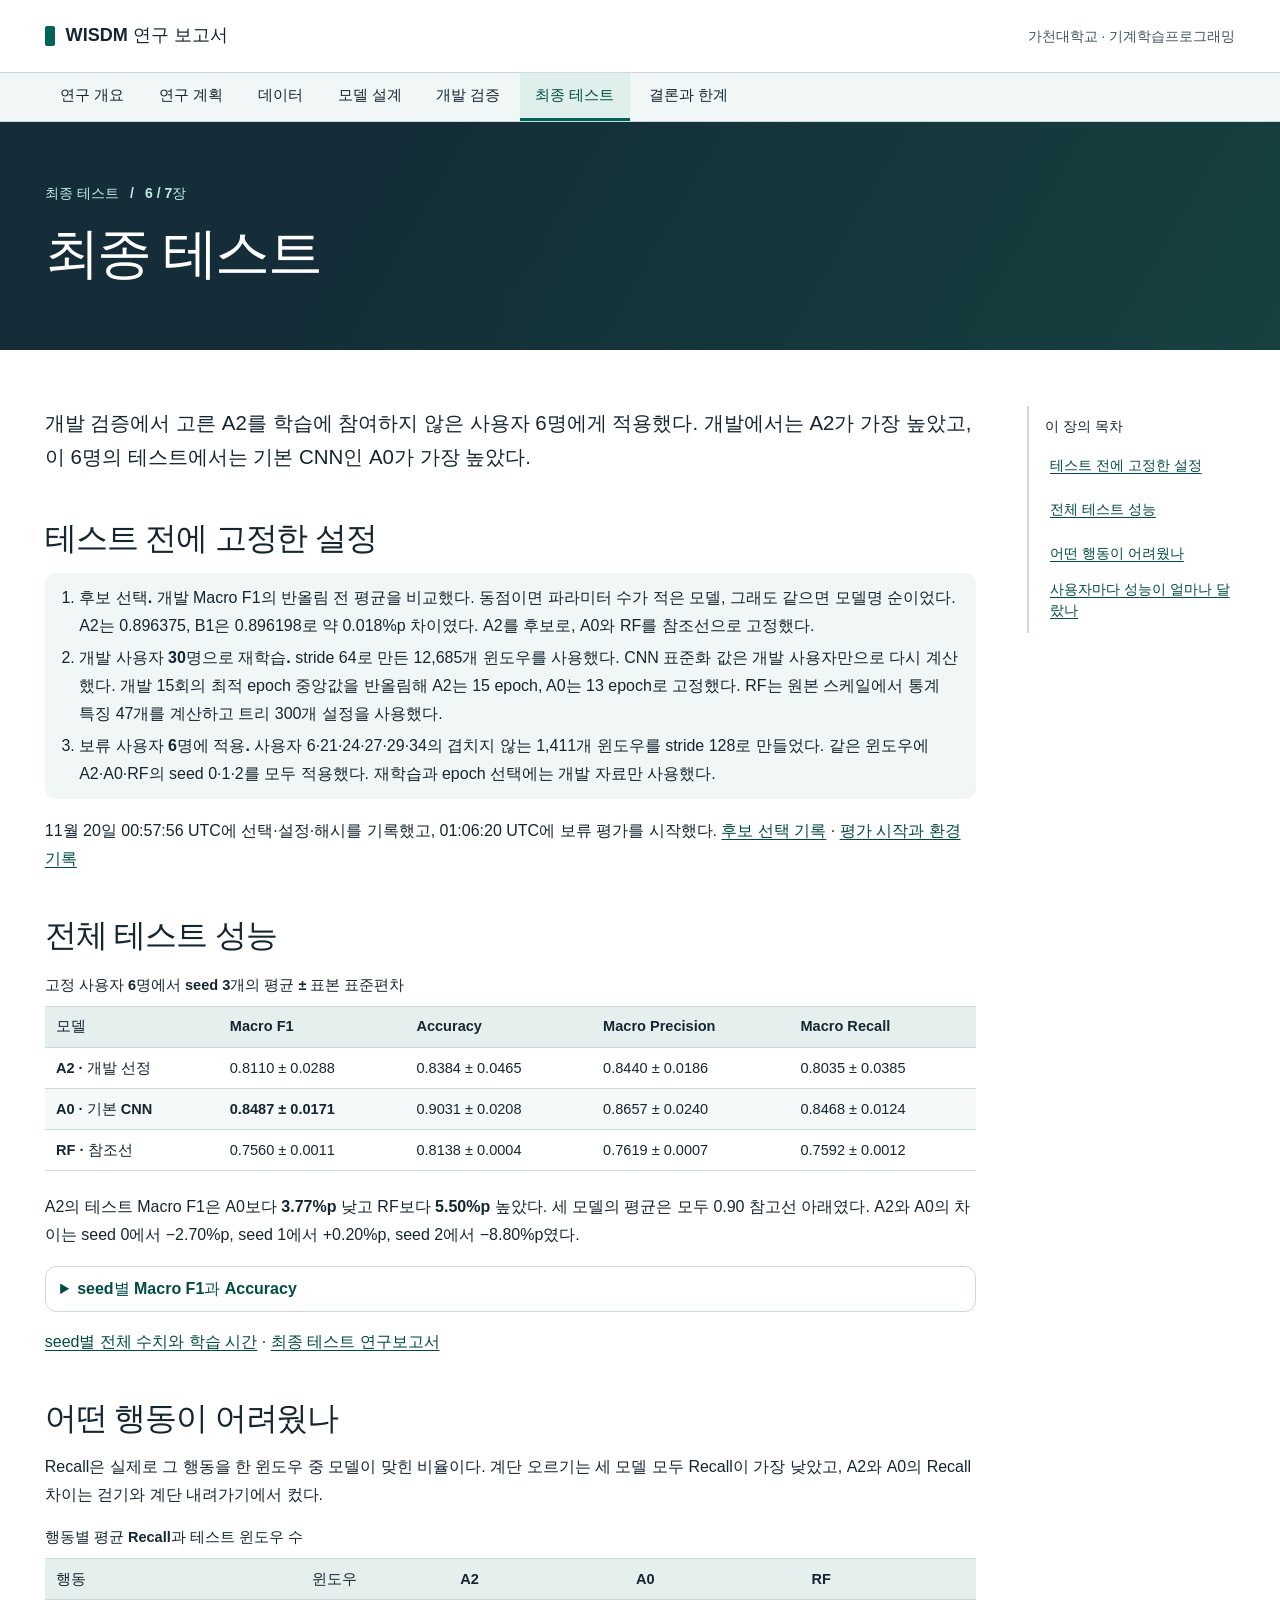
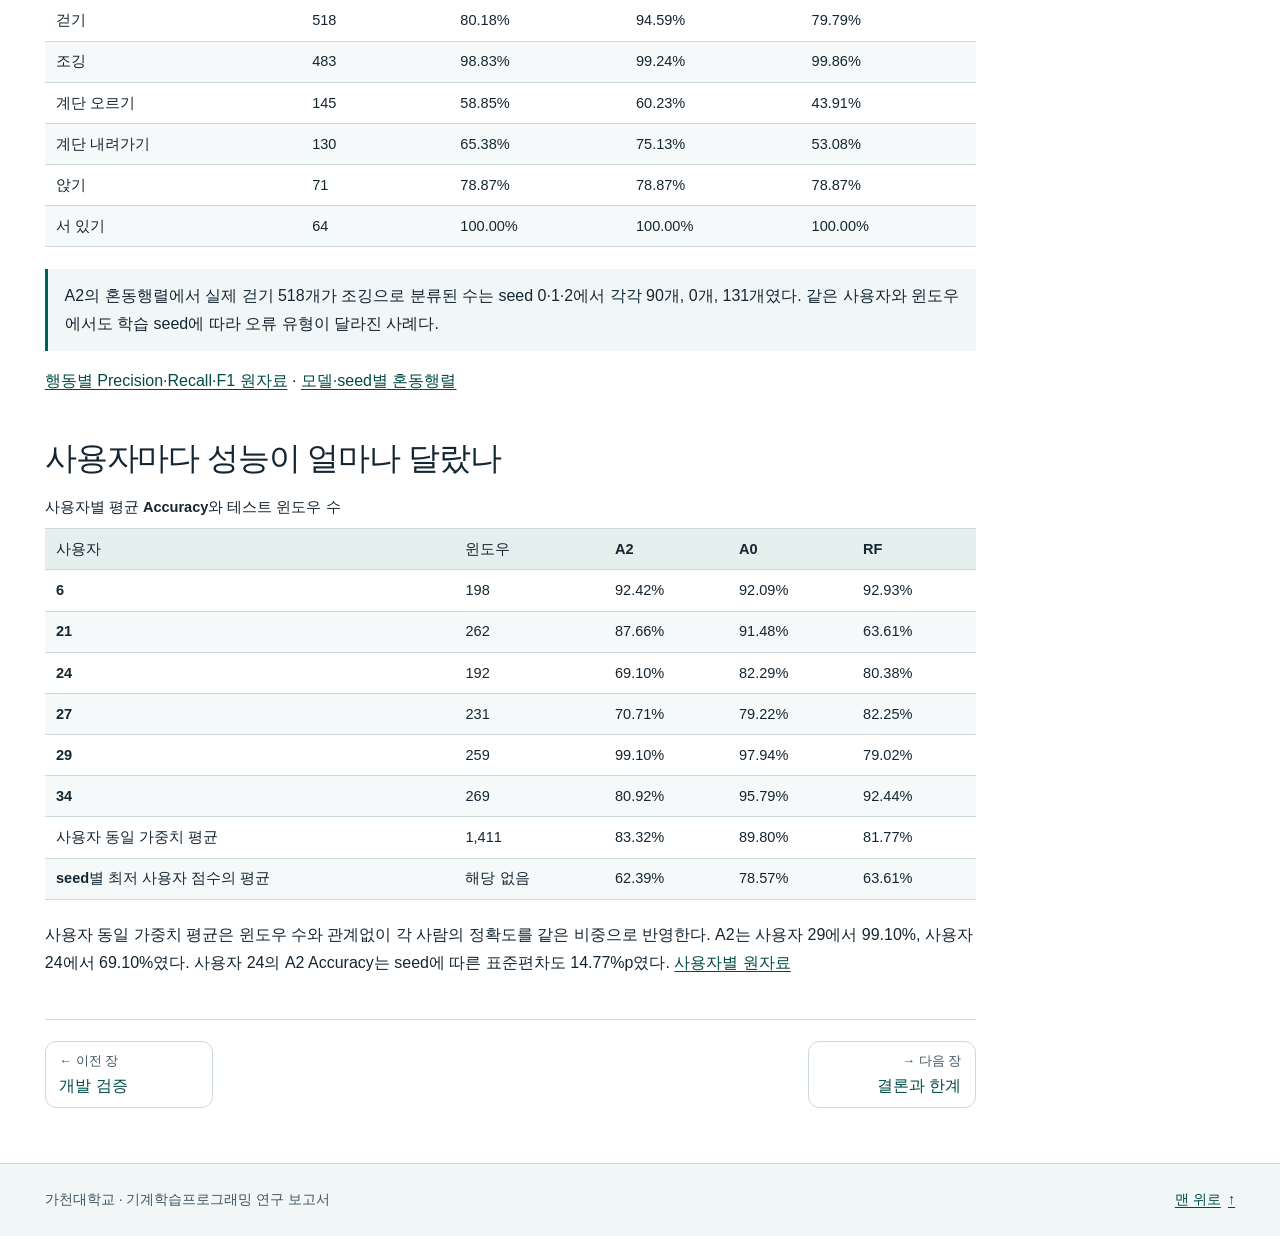
<file: 9week/html_report/test.html>
<!doctype html>
<html lang="ko">
<head>
  <meta charset="utf-8">
  <meta name="viewport" content="width=device-width, initial-scale=1">
  <meta name="description" content="가천대학교 기계학습프로그래밍 수업의 WISDM 1D CNN 사람 활동 인식 연구 보고서">
  <title>최종 테스트 | WISDM 연구 보고서</title>
  <link rel="stylesheet" href="style.css">
</head>
<body>
  <a class="skip-link" href="#report-content">본문 바로가기</a>
  <header class="masthead" id="top">
    <div class="masthead-inner frame">
      <a class="wordmark" href="index.html">WISDM 연구 보고서</a>
      <p class="course">가천대학교 · 기계학습프로그래밍</p>
    </div>
    <nav class="site-nav" aria-label="보고서 장">
      <ul class="frame"><li><a href="index.html">연구 개요</a></li>
<li><a href="plan.html">연구 계획</a></li>
<li><a href="data.html">데이터</a></li>
<li><a href="models.html">모델 설계</a></li>
<li><a href="development.html">개발 검증</a></li>
<li><a href="test.html" aria-current="page">최종 테스트</a></li>
<li><a href="review.html">결론과 한계</a></li></ul>
    </nav>
  </header>
  <main id="report-content" tabindex="-1">
    <div class="page-hero">
      <div class="frame">
        <p class="page-location">최종 테스트 <span aria-hidden="true">/</span> <span>6 / 7장</span></p>
        <h1>최종 테스트</h1>
      </div>
    </div>
    <div class="reading-layout frame">
      <nav class="section-index" aria-label="이 장의 목차">
      <p class="section-index-title">이 장의 목차</p>
      <ul><li><a href="#frozen">테스트 전에 고정한 설정</a></li>
<li><a href="#test-scores">전체 테스트 성능</a></li>
<li><a href="#activity-errors">어떤 행동이 어려웠나</a></li>
<li><a href="#user-errors">사용자마다 성능이 얼마나 달랐나</a></li></ul>
    </nav>
      <div class="report-body">
<p class="lede">개발 검증에서 고른 A2를 학습에 참여하지 않은 사용자 6명에게 적용했다. 개발에서는 A2가 가장 높았고, 이 6명의 테스트에서는 기본 CNN인 A0가 가장 높았다.</p>

<section aria-labelledby="frozen">
  <h2 id="frozen">테스트 전에 고정한 설정</h2>
  <ol class="flow">
    <li><strong>후보 선택.</strong> 개발 Macro F1의 반올림 전 평균을 비교했다. 동점이면 파라미터 수가 적은 모델, 그래도 같으면 모델명 순이었다. A2는 0.896375, B1은 0.896198로 약 0.018%p 차이였다. A2를 후보로, A0와 RF를 참조선으로 고정했다.</li>
    <li><strong>개발 사용자 30명으로 재학습.</strong> stride 64로 만든 12,685개 윈도우를 사용했다. CNN 표준화 값은 개발 사용자만으로 다시 계산했다. 개발 15회의 최적 epoch 중앙값을 반올림해 A2는 15 epoch, A0는 13 epoch로 고정했다. RF는 원본 스케일에서 통계 특징 47개를 계산하고 트리 300개 설정을 사용했다.</li>
    <li><strong>보류 사용자 6명에 적용.</strong> 사용자 6·21·24·27·29·34의 겹치지 않는 1,411개 윈도우를 stride 128로 만들었다. 같은 윈도우에 A2·A0·RF의 seed 0·1·2를 모두 적용했다. 재학습과 epoch 선택에는 개발 자료만 사용했다.</li>
  </ol>
  <p>11월 20일 00:57:56 UTC에 선택·설정·해시를 기록했고, 01:06:20 UTC에 보류 평가를 시작했다. <a href="sources/final/selection.json">후보 선택 기록</a> · <a href="sources/final/holdout/evaluation.json">평가 시작과 환경 기록</a></p>
</section>

<section aria-labelledby="test-scores">
  <h2 id="test-scores">전체 테스트 성능</h2>
  <div class="table-wrap" tabindex="0" role="region" aria-label="고정 사용자 6명에서 seed 3개의 평균 ± 표본 표준편차">
    <table>
      <caption>고정 사용자 6명에서 seed 3개의 평균 ± 표본 표준편차</caption>
      <thead><tr><th scope="col">모델</th><th scope="col">Macro F1</th><th scope="col">Accuracy</th><th scope="col">Macro Precision</th><th scope="col">Macro Recall</th></tr></thead>
      <tbody>
        <tr><th scope="row">A2 · 개발 선정</th><td>0.8110 ± 0.0288</td><td>0.8384 ± 0.0465</td><td>0.8440 ± 0.0186</td><td>0.8035 ± 0.0385</td></tr>
        <tr><th scope="row">A0 · 기본 CNN</th><td><strong>0.8487 ± 0.0171</strong></td><td>0.9031 ± 0.0208</td><td>0.8657 ± 0.0240</td><td>0.8468 ± 0.0124</td></tr>
        <tr><th scope="row">RF · 참조선</th><td>0.7560 ± 0.0011</td><td>0.8138 ± 0.0004</td><td>0.7619 ± 0.0007</td><td>0.7592 ± 0.0012</td></tr>
      </tbody>
    </table>
  </div>
  <p>A2의 테스트 Macro F1은 A0보다 <strong>3.77%p 낮고</strong> RF보다 <strong>5.50%p 높았다</strong>. 세 모델의 평균은 모두 0.90 참고선 아래였다. A2와 A0의 차이는 seed 0에서 −2.70%p, seed 1에서 +0.20%p, seed 2에서 −8.80%p였다.</p>
  <details>
    <summary>seed별 Macro F1과 Accuracy</summary>
    <div class="table-wrap" tabindex="0" role="region" aria-label="각 칸은 Macro F1 / Accuracy">
      <table>
        <caption>각 칸은 Macro F1 / Accuracy</caption>
        <thead><tr><th scope="col">모델</th><th scope="col">seed 0</th><th scope="col">seed 1</th><th scope="col">seed 2</th></tr></thead>
        <tbody>
          <tr><th scope="row">A2</th><td>0.8177 / 0.8405</td><td>0.8359 / 0.8838</td><td>0.7794 / 0.7909</td></tr>
          <tr><th scope="row">A0</th><td>0.8447 / 0.9064</td><td>0.8339 / 0.8809</td><td>0.8674 / 0.9220</td></tr>
          <tr><th scope="row">RF</th><td>0.7570 / 0.8136</td><td>0.7563 / 0.8136</td><td>0.7548 / 0.8143</td></tr>
        </tbody>
      </table>
    </div>
  </details>
  <p><a href="sources/final/test_runs.csv">seed별 전체 수치와 학습 시간</a> · <a href="sources/reports/11_%EC%B5%9C%EC%A2%85_%ED%85%8C%EC%8A%A4%ED%8A%B8_%ED%8F%89%EA%B0%80.md">최종 테스트 연구보고서</a></p>
</section>

<section aria-labelledby="activity-errors">
  <h2 id="activity-errors">어떤 행동이 어려웠나</h2>
  <p>Recall은 실제로 그 행동을 한 윈도우 중 모델이 맞힌 비율이다. 계단 오르기는 세 모델 모두 Recall이 가장 낮았고, A2와 A0의 Recall 차이는 걷기와 계단 내려가기에서 컸다.</p>
  <div class="table-wrap" tabindex="0" role="region" aria-label="행동별 평균 Recall과 테스트 윈도우 수">
    <table>
      <caption>행동별 평균 Recall과 테스트 윈도우 수</caption>
      <thead><tr><th scope="col">행동</th><th scope="col">윈도우</th><th scope="col">A2</th><th scope="col">A0</th><th scope="col">RF</th></tr></thead>
      <tbody>
        <tr><th scope="row">걷기</th><td>518</td><td>80.18%</td><td>94.59%</td><td>79.79%</td></tr>
        <tr><th scope="row">조깅</th><td>483</td><td>98.83%</td><td>99.24%</td><td>99.86%</td></tr>
        <tr><th scope="row">계단 오르기</th><td>145</td><td>58.85%</td><td>60.23%</td><td>43.91%</td></tr>
        <tr><th scope="row">계단 내려가기</th><td>130</td><td>65.38%</td><td>75.13%</td><td>53.08%</td></tr>
        <tr><th scope="row">앉기</th><td>71</td><td>78.87%</td><td>78.87%</td><td>78.87%</td></tr>
        <tr><th scope="row">서 있기</th><td>64</td><td>100.00%</td><td>100.00%</td><td>100.00%</td></tr>
      </tbody>
    </table>
  </div>
  <p class="callout">A2의 혼동행렬에서 실제 걷기 518개가 조깅으로 분류된 수는 seed 0·1·2에서 각각 90개, 0개, 131개였다. 같은 사용자와 윈도우에서도 학습 seed에 따라 오류 유형이 달라진 사례다.</p>
  <p><a href="sources/final/test_activities.csv">행동별 Precision·Recall·F1 원자료</a> · <a href="sources/final/test_confusion.csv">모델·seed별 혼동행렬</a></p>
</section>

<section aria-labelledby="user-errors">
  <h2 id="user-errors">사용자마다 성능이 얼마나 달랐나</h2>
  <div class="table-wrap" tabindex="0" role="region" aria-label="사용자별 평균 Accuracy와 테스트 윈도우 수">
    <table>
      <caption>사용자별 평균 Accuracy와 테스트 윈도우 수</caption>
      <thead><tr><th scope="col">사용자</th><th scope="col">윈도우</th><th scope="col">A2</th><th scope="col">A0</th><th scope="col">RF</th></tr></thead>
      <tbody>
        <tr><th scope="row">6</th><td>198</td><td>92.42%</td><td>92.09%</td><td>92.93%</td></tr>
        <tr><th scope="row">21</th><td>262</td><td>87.66%</td><td>91.48%</td><td>63.61%</td></tr>
        <tr><th scope="row">24</th><td>192</td><td>69.10%</td><td>82.29%</td><td>80.38%</td></tr>
        <tr><th scope="row">27</th><td>231</td><td>70.71%</td><td>79.22%</td><td>82.25%</td></tr>
        <tr><th scope="row">29</th><td>259</td><td>99.10%</td><td>97.94%</td><td>79.02%</td></tr>
        <tr><th scope="row">34</th><td>269</td><td>80.92%</td><td>95.79%</td><td>92.44%</td></tr>
        <tr><th scope="row">사용자 동일 가중치 평균</th><td>1,411</td><td>83.32%</td><td>89.80%</td><td>81.77%</td></tr>
        <tr><th scope="row">seed별 최저 사용자 점수의 평균</th><td>해당 없음</td><td>62.39%</td><td>78.57%</td><td>63.61%</td></tr>
      </tbody>
    </table>
  </div>
  <p>사용자 동일 가중치 평균은 윈도우 수와 관계없이 각 사람의 정확도를 같은 비중으로 반영한다. A2는 사용자 29에서 99.10%, 사용자 24에서 69.10%였다. 사용자 24의 A2 Accuracy는 seed에 따른 표준편차도 14.77%p였다. <a href="sources/final/test_users.csv">사용자별 원자료</a></p>
</section>
        <nav class="page-turns" aria-label="이전 및 다음 장"><a href="development.html" class="page-turn" rel="prev"><span class="page-turn-label"><span aria-hidden="true">←</span> 이전 장</span><strong>개발 검증</strong></a><a href="review.html" class="page-turn" rel="next"><span class="page-turn-label"><span aria-hidden="true">→</span> 다음 장</span><strong>결론과 한계</strong></a></nav>
      </div>
    </div>
  </main>
  <footer class="report-footer">
    <div class="frame footer-inner">
      <p>가천대학교 · 기계학습프로그래밍 연구 보고서</p>
      <a href="#top">맨 위로 <span aria-hidden="true">↑</span></a>
    </div>
  </footer>
</body>
</html>
</file>
<file: 9week/html_report/style.css>
:root {
  color-scheme: light;
  --paper: #fff;
  --ink: #142632;
  --muted: #405663;
  --accent: #006359;
  --accent-deep: #004b44;
  --line: #ccd9dc;
  --mist: #f1f7f6;
  --navy: #142d38;
  --focus: #8c4300;
  --radius: .7rem;
  --frame: 76rem;
  --gutter: clamp(1rem, 3.5vw, 3rem);
  font-family: Pretendard, "Noto Sans KR", "Malgun Gothic", "Apple SD Gothic Neo", sans-serif;
  font-synthesis: none;
  line-height: 1.75;
  accent-color: var(--accent);
}

*, *::before, *::after { box-sizing: border-box; }
body { margin: 0; color: var(--ink); background: var(--paper); }
main:focus { outline-offset: -3px; }
a { color: var(--accent-deep); text-underline-offset: .2em; text-decoration-thickness: .07em; }
a:hover { text-decoration-thickness: .14em; }
:focus-visible { outline: 3px solid var(--focus); outline-offset: 3px; }
[id] { scroll-margin-block-start: 1rem; }
.frame { width: min(100% - 2 * var(--gutter), var(--frame)); margin-inline: auto; min-width: 0; }

.skip-link {
  position: absolute;
  z-index: 4;
  inset-block-start: .5rem;
  inset-inline-start: var(--gutter);
  padding: .65rem 1.15rem;
  background: var(--paper);
  color: var(--accent-deep);
  font-weight: 700;
  transform: translateY(-160%);
}
.skip-link:focus { transform: none; }

.masthead { background: var(--paper); }
.masthead-inner, .footer-inner {
  min-height: 4.5rem;
  display: flex;
  align-items: center;
  justify-content: space-between;
  flex-wrap: wrap;
  gap: .25rem 1.5rem;
}
.wordmark {
  display: inline-flex;
  min-height: 2.75rem;
  align-items: center;
  gap: .65rem;
  color: var(--ink);
  font-size: 1.13rem;
  font-weight: 750;
  text-decoration: none;
}
.wordmark::before {
  width: .65rem;
  height: 1.25rem;
  content: "";
  background: var(--accent);
  border-radius: .125rem;
}
.course, .footer-inner p { color: var(--muted); font-size: .875rem; margin: 0; }
.site-nav { background: var(--mist); border-block: 1px solid var(--line); }
.site-nav ul, .section-index ul { list-style: none; padding: 0; margin-block: 0; }
.site-nav ul { display: flex; flex-wrap: wrap; gap: 0 .25rem; }
.site-nav a {
  display: flex;
  align-items: center;
  min-height: 3rem;
  padding: .4rem clamp(.55rem, 1.2vw, 1rem);
  border-block-end: 3px solid transparent;
  color: var(--ink);
  font-size: .92rem;
  font-weight: 600;
  text-decoration: none;
}
.site-nav a:hover { text-decoration: underline; }
.site-nav a[aria-current="page"] {
  color: var(--accent-deep);
  border-color: var(--accent);
  background: #dfefeb;
  font-weight: 750;
}
.site-nav a:focus-visible { outline-offset: -3px; }

.page-hero {
  padding-block: clamp(1.65rem, 5vw, 3.7rem);
  background: linear-gradient(120deg, #142d38 28%, #16413f 100%);
  color: var(--paper);
}
.page-hero-home { padding-block: clamp(2.15rem, 7vw, 5.6rem); }
.page-location {
  color: #c2ede3;
  font-size: .875rem;
  font-weight: 700;
  display: flex;
  align-items: center;
  gap: .7rem;
  margin: 0 0 .65rem;
}
h1, h2, h3, h4 { line-height: 1.35; text-wrap: balance; word-break: keep-all; overflow-wrap: anywhere; }
h1 {
  max-width: 37em;
  margin: 0;
  font-size: clamp(1.9rem, 4.3vw, 3.65rem);
  letter-spacing: -.045em;
}
.page-hero-home h1 { max-width: 16em; font-size: clamp(2rem, 5.25vw, 4.8rem); }

.reading-layout {
  display: grid;
  grid-template-columns: minmax(0, 1fr) minmax(10.5rem, 13rem);
  grid-template-areas: "body toc";
  align-items: start;
  gap: clamp(1.55rem, 4vw, 3.25rem);
  padding-block: clamp(1.8rem, 4.5vw, 3.5rem) 3.4rem;
}
.reading-layout.single-column { grid-template-columns: minmax(0, 1fr); grid-template-areas: "body"; }
.report-body { grid-area: body; min-width: 0; font-size: 1rem; }
.section-index {
  grid-area: toc;
  width: 100%;
  position: sticky;
  top: 1rem;
  max-height: calc(100vh - 2rem);
  overflow: auto;
  padding: .6rem 0 .6rem 1rem;
  border-inline-start: 2px solid var(--line);
}
.section-index-title { margin: 0 0 .25rem; font-size: .86rem; font-weight: 750; }
.section-index a {
  display: flex;
  align-items: center;
  min-height: 2.75rem;
  padding: .25rem .3rem;
  color: var(--accent-deep);
  font-size: .875rem;
  line-height: 1.45;
  overflow-wrap: anywhere;
}
.section-index a:focus-visible { outline-offset: -3px; }

.report-body h2 { font-size: clamp(1.45rem, 2.6vw, 2rem); margin-block: 2.6rem .8rem; letter-spacing: -.035em; }
.report-body h3 { font-size: 1.2rem; margin-block: 1.55rem .55rem; letter-spacing: -.015em; }
.report-body h4 { font-size: 1.06rem; margin-block: 1.2rem .4rem; }
.report-body > :first-child, .report-body > section:first-child > :first-child { margin-top: 0; }
.report-body p { margin-block: .62rem 1.05rem; overflow-wrap: anywhere; }
.report-body li { overflow-wrap: anywhere; }
.report-body ul, .report-body ol { margin-block: .65rem 1.1rem; padding-inline-start: 1.35rem; }
.report-body li + li { margin-block-start: .25rem; }
.report-body .lede { font-size: clamp(1.075rem, 1.9vw, 1.28rem); line-height: 1.7; }
.report-body hr { border: 0; border-top: 1px solid var(--line); margin-block: 2rem; }
.report-body dt { font-weight: 750; }
.report-body dd { margin: 0 0 .8rem; }
.report-body small { font-size: .875rem; }
.report-body pre { white-space: pre-wrap; overflow-wrap: anywhere; padding: .85rem; background: var(--mist); border: 1px solid var(--line); border-radius: var(--radius); }
.report-body code { font-family: Consolas, "Courier New", monospace; font-size: .92em; overflow-wrap: anywhere; }
.report-body figure, .report-body blockquote { margin: 1.4rem 0; }
.report-body img { display: block; max-width: 100%; height: auto; }
.report-body figcaption { margin-block-start: .55rem; font-size: .875rem; color: var(--muted); line-height: 1.65; }
.report-body blockquote, .callout {
  background: var(--mist);
  border-inline-start: 3px solid var(--accent);
  padding: .8rem 1.05rem;
  margin-block: 1.15rem;
}
.callout > :first-child, .report-body blockquote > :first-child { margin-top: 0; }
.callout > :last-child, .report-body blockquote > :last-child { margin-bottom: 0; }
.report-body details {
  border: 1px solid var(--line);
  border-radius: var(--radius);
  padding: 0 .9rem;
  margin-block: 1rem;
}
.report-body summary {
  min-height: 2.75rem;
  align-content: center;
  color: var(--accent-deep);
  cursor: pointer;
  font-weight: 700;
}
.report-body summary:hover { text-decoration: underline; }

.card-grid, .figure-grid, .definition-grid, .metric-grid {
  display: grid;
  grid-template-columns: repeat(auto-fit, minmax(min(100%, 13.5rem), 1fr));
  gap: .9rem;
  margin-block: 1rem 1.4rem;
}
.figure-grid { grid-template-columns: repeat(auto-fit, minmax(min(100%, 22rem), 1fr)); }
.figure-grid > figure { margin: 0; }
.card, .metric {
  min-width: 0;
  padding: 1rem 1.15rem;
  border: 1px solid var(--line);
  border-radius: var(--radius);
  background: var(--paper);
}
.card > :first-child, .metric > :first-child { margin-top: 0; }
.card > :last-child, .metric > :last-child { margin-bottom: 0; }
a.card { display: block; color: var(--ink); text-decoration: none; }
a.card:hover { border-color: var(--accent); background: var(--mist); }
a.card:hover :is(h2, h3, strong) { text-decoration: underline; }
.metric-grid { grid-template-columns: repeat(auto-fit, minmax(min(100%, 11.5rem), 1fr)); }
.metric { background: var(--mist); }
.metric-value { display: block; color: var(--accent-deep); font-size: clamp(1.45rem, 2.8vw, 2.2rem); font-weight: 750; font-variant-numeric: tabular-nums; line-height: 1.28; }
.metric-label { display: block; color: var(--muted); font-size: .9rem; }
.flow { background: var(--mist); border-radius: var(--radius); padding: .7rem 1rem; }
.report-body :is(ul, ol).flow { padding-inline-start: 2.15rem; }
.source-list a { display: inline-flex; align-items: center; min-height: 2.75rem; }

.table-wrap, .table-scroll { max-width: 100%; overflow-x: auto; margin-block: 1rem 1.35rem; }
.table-wrap:focus-visible, .table-scroll:focus-visible { outline-offset: 2px; }
table {
  width: 100%;
  border-collapse: collapse;
  color: var(--ink);
  font-size: .91rem;
  font-variant-numeric: tabular-nums;
  line-height: 1.55;
}
caption { text-align: start; font-weight: 750; padding-block: 0 .6rem; color: var(--ink); }
th, td { padding: .55rem .7rem; text-align: start; vertical-align: top; border-block-end: 1px solid var(--line); }
thead th { background: #e5efee; color: var(--ink); border-block: 1px solid var(--line); }
tbody tr:nth-child(even) { background: #f6f9f9; }
th[scope="row"] { white-space: nowrap; }
.numeric, .num { text-align: end; white-space: nowrap; }

.page-turns {
  display: flex;
  flex-wrap: wrap;
  gap: .75rem;
  margin-top: 2.6rem;
  padding-top: 1.35rem;
  border-top: 1px solid var(--line);
}
.page-turn {
  display: grid;
  align-content: center;
  min-width: min(100%, 10.5rem);
  min-height: 3.75rem;
  padding: .45rem .85rem;
  border: 1px solid var(--line);
  border-radius: var(--radius);
  text-decoration: none;
}
.page-turn[rel="next"] { margin-inline-start: auto; text-align: end; }
.page-turn:hover { border-color: var(--accent); background: var(--mist); }
.page-turn:hover strong { text-decoration: underline; }
.page-turn-label { color: var(--muted); font-size: .8rem; }
.report-footer { background: var(--mist); border-top: 1px solid var(--line); }
.footer-inner a { display: flex; min-height: 2.75rem; align-items: center; gap: .45rem; font-size: .9rem; }

@media (max-width: 52rem) {
  .reading-layout { grid-template-columns: minmax(0, 1fr); grid-template-areas: "toc" "body"; }
  .section-index {
    position: static;
    max-height: none;
    padding: .7rem 1rem;
    border: 1px solid var(--line);
    border-radius: var(--radius);
    background: var(--mist);
  }
  .section-index ul { display: grid; grid-template-columns: repeat(auto-fit, minmax(min(100%, 11rem), 1fr)); gap: 0 .8rem; }
}

@media (max-width: 34rem) {
  .masthead-inner { display: block; min-height: auto; padding-block: .2rem .65rem; }
  .site-nav ul { display: grid; grid-template-columns: repeat(3, minmax(0, 1fr)); }
  .site-nav a { justify-content: center; min-height: 2.75rem; text-align: center; line-height: 1.25; padding: .35rem .14rem; }
  th, td { padding-inline: .52rem; }
  .page-turn { flex: 1 1 100%; }
  .page-turn[rel="next"] { text-align: start; }
  .footer-inner { padding-block: .6rem; }
}

@media print {
  @page { margin: 14mm; }
  :root { line-height: 1.5; color-scheme: light; }
  body { color: #000; background: #fff; }
  .frame { width: 100%; }
  .skip-link, .site-nav, .section-index, .page-turns, .footer-inner a { display: none; }
  .masthead-inner, .footer-inner { min-height: 0; }
  .page-hero { background: #fff; color: #000; border-bottom: 1px solid #666; padding-block: 8pt 12pt; }
  .page-location { color: #333; }
  .page-hero h1 { max-width: none; font-size: 25pt; }
  .reading-layout { display: block; padding-block: 10pt; }
  .report-body { font-size: 10pt; }
  .report-body h2, .report-body h3, .report-body h4, caption { break-after: avoid; }
  .report-body h2 { font-size: 16pt; }
  .report-body h3 { font-size: 12pt; }
  .report-body figure, .card, .metric, tr { break-inside: avoid; }
  .report-body img { max-height: 155mm; object-fit: contain; }
  .table-wrap, .table-scroll { overflow: visible; }
  table { font-size: 8.2pt; }
  th, td { padding: 3pt 5pt; overflow-wrap: anywhere; }
  .numeric, .num, th[scope="row"] { white-space: normal; }
  thead { display: table-header-group; }
  a { color: #000; }
}
</file>
